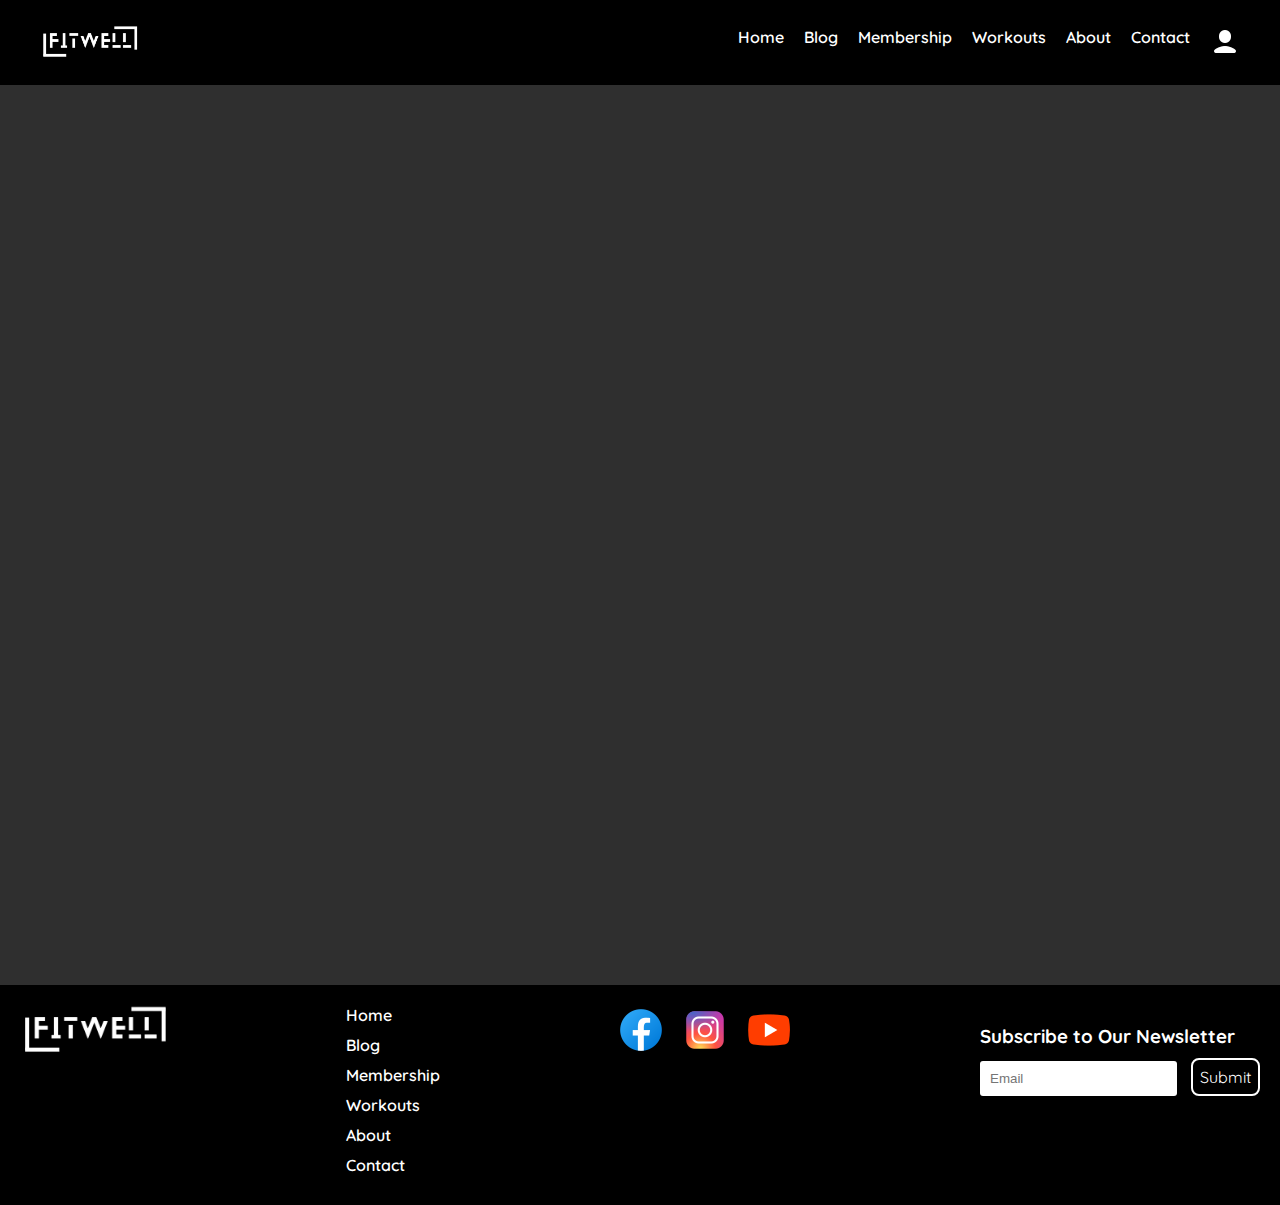
<file: aboutus.html>
<!DOCTYPE html>
<html lang="en">
<head>
    <meta charset="UTF-8">
    <meta name="viewport" content="width=device-width, initial-scale=1.0">
    <title>About Us</title>
    <link rel="stylesheet" href="CSS/about.css">
    <link href="https://fonts.googleapis.com/css2?family=Quicksand:wght@400;600&display=swap" rel="stylesheet">
    <link rel="stylesheet" href="CSS/r.css">
    
</head>
<body>
    <nav class="navbar">
      <div class="logo"><a href="index.html"><img src="images/Fitwell-removebg-preview.png" alt="FitWell" width="100px" ></a></div>
        <ul class="nav-links" id="nav-links">
          <li><a href="index.html">Home</a></li>
          <li><a href="blogs.html">Blog</a></li>
          <li><a href="#">Membership</a></li>
          <li><a href="workouts.html">Workouts</a></li>
          <li><a href="aboutus.html">About</a></li>
          <li><a href="contact.html">Contact</a></li>
          <li class="profile">
            <a href="#"><i class="user-icon"><img src="images/icons8-user-30.png" alt="USER"></i></a>
            <div class="dropdown">
              <a href="logintest.html">Login</a>
              <a href="signup.html">Sign Up</a>
              <a href="">Logout</a>
            </div>
          </li>
        </ul>
        <!-- hamburger icon -->
    <a href="#" class="nav-toggle " id="nav-toggle">
      <img src="images/icons8-hamburger-25.png" alt="">
    </a>
      </nav>
    <div class="container" >
        <div class="image-section">
            <img src="images/pexels-element5-1550337.jpg" alt="About Us Image" >
        </div>
        <div class="text-section">
            <h1>About Us</h1>
            <p>Welcome to FitWell, where your health and well-being are our top priorities. Our mission is to empower you with the knowledge, tools, and support needed to live a balanced and vibrant life. Whether you're seeking guidance on nutrition, fitness, mental health, or holistic wellness, our team of experts is dedicated to providing you with reliable, evidence-based information and personalized resources. Join us on a journey towards a healthier, happier you!</p>
        </div>
    </div>
    <footer>
        <div class="footer-content">
          <div class="footer-logo"><img src="images/Fitwell-removebg-preview.png" alt="FitWell" width="150px"></div>
          <ul class="footer-links">
            <li><a href="index.html">Home</a></li>
            <li><a href="blogs.html">Blog</a></li>
            <li><a href="#">Membership</a></li>
            <li><a href="workouts.html">Workouts</a></li>
            <li><a href="aboutus.html">About</a></li>
            <li><a href="contact.html">Contact</a></li>
          </ul>
          <div class="social-media">
            <a href="#"><img src="images/fb50.png" alt="Facebook" /></a>
            <a href="#"><img src="images/ig50.png" alt="Instagram" /></a>
            <a href="#"><img src="images/yt50.png" alt="YouTube" /></a>
          </div>
          <div class="newsletter">
            <h3>Subscribe to Our Newsletter</h3>
            <input type="email" placeholder="Email" />
            <button >Submit</button>
          </div>
        </div>
      </footer>
      <script>
        const togglebutton= document.getElementById('nav-toggle');
        const navlinks= document.getElementById('nav-links');
        togglebutton.addEventListener('click',()=>{
          navlinks.classList.toggle('active');
        })
      </script>
  
</body>
</html>
</file>
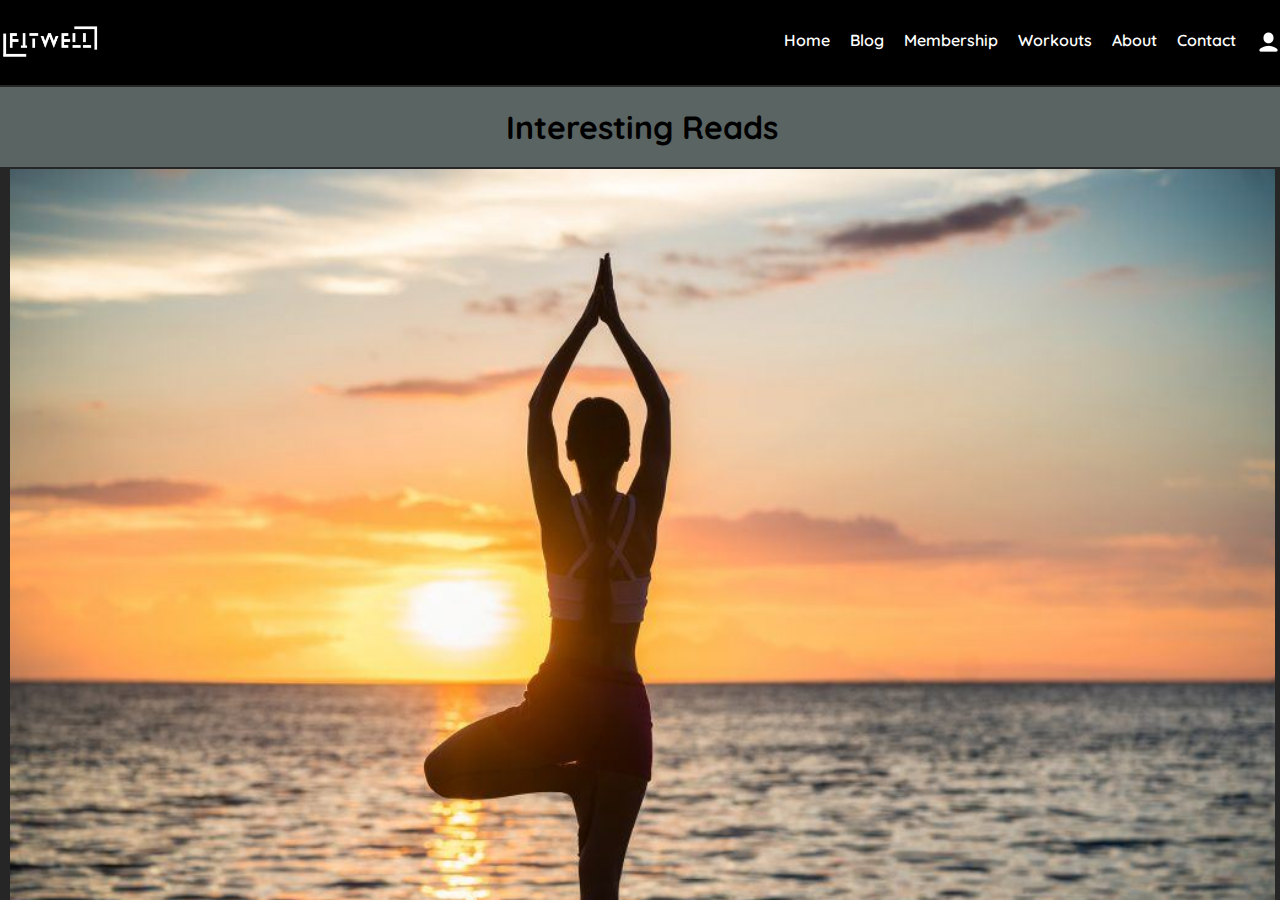
<file: blogs.html>
<!DOCTYPE html>
<html lang="en">

<head>
    <link href="https://fonts.googleapis.com/css2?family=Quicksand:wght@400;600&display=swap" rel="stylesheet">
    <meta charset="utf-8">
    <meta name="viewport" content="width=device-width, initial-scale=1">
    <link rel="stylesheet" href="CSS/test.css">

    <title> Blogs And Articles </title>
</head>

<div class="Webpage">

    <body  >
        <nav class="navbar">
            <div class="logo"><a href="index.html"><img src="images/Fitwell-removebg-preview.png" alt="FitWell" width="100px" ></a></div>
            <ul class="nav-links">
                <li><a href="index.html">Home</a></li>
                <li><a href="blogs.html">Blog</a></li>
                <li><a href="#">Membership</a></li>
                <li><a href="workouts.html">Workouts</a></li>
                <li><a href="aboutus.html">About</a></li>
                <li><a href="contact.html">Contact</a></li>
                <li class="profile">
                    <a href="#"><i class="user-icon"><img src="images/icons8-user-25.png" alt="USER"></i></a>
                    <div class="dropdown">
                        <a href="logintest.html">Login</a>
                        <a href="signup.html">Sign Up</a>
                        <a href="#">Logout</a>
                    </div>
                </li>
            </ul>
        </nav>



        <h1 id="header" style="text-align: center;"> Interesting Reads</h1>
        <img src="images/pic7.jpeg" id="pic">

        <div class="container">
            <div class="half left">
                <div class="small-box">
                    <img src="images/calories.jpg" id="small-pic">
                    <h2><a href="https://artofhealthyliving.com/what-does-it-mean-to-drink-your-calories/">WHAT DOES IT
                            MEAN TO “DRINK YOUR CALORIES”? </a></h2>
                    <caption> If you’re after a healthier lifestyle, you may begin by scrutinizing what you eat, but
                        what about what you drink? </caption>
                    <h3><a href="https://artofhealthyliving.com/what-does-it-mean-to-drink-your-calories/" > Read more
                        </a></h3>
                        
                </div>

                <div class="small-box">
                    <img src="images/brain_health.jpg" id="small-pic">
                    <h2><a href="https://www.wellandgood.com/nighttime-habits-for-brain-health/"> HABITS NEUROLOGISTS DO
                            EVERY NIGHT FOR BETTER BRAIN HEALTH!</a></h2>
                    <caption> 11 Habits Neurologists Do Every Night for Better Brain Health—and How You Can Incorporate
                        Them Too?
                    </caption>
                    <h3><a href="https://www.wellandgood.com/nighttime-habits-for-brain-health/"> Read more </a></h3>
                </div>

                <div class="small-box">
                    <img src="images/mindfulness.jpg" id="small-pic">
                    <h2><a href="https://artofhealthyliving.com/mindfulness-techniques-for-precision-sports/">MINDFULNESS
                            TECHNIQUES FOR PRECISION SPORTS </a></h2>
                    <caption> If you are into precision sports, you know it requires exceptional focus & mental clarity
                        when engaged in them? </caption>
                    <h3><a href="https://artofhealthyliving.com/mindfulness-techniques-for-precision-sports/"> Read more
                        </a></h3>
                </div>

                <div class="small-box">
                    <img src="images/Screenshot 2024-08-01 014030.png" id="small-pic">
                    <h2><a href="https://bitesofwellness.com/">QUICK & SIMPLE GLUTEN-FREE RECIPES</a></h2>
                    <caption> Make nourishing homemade meals that are gluten free and family friendly from nationally
                        board certified health coach!</caption>
                    <h3><a href="https://bitesofwellness.com/"> Read more </a></h3>
                </div>

                <div class="small-box">
                    <img src="images/habits.jpg" id="small-pic">
                    <h2><a href="https://www.wellandgood.com/exercise-habits-longevity/">MOST EFFECTIVE HABITS FOR
                            EXERCISE TO A LONGER LIFE!</a></h2>
                    <caption> The 6 Easiest, Most Effective Exercise Habits Longevity Experts Swear by for a Longer
                        Life.
                    </caption>
                    <h3><a href="https://www.wellandgood.com/exercise-habits-longevity/"> Read more </a></h3>
                </div>

                <div class="half right">
                    <div class="small-box">
                        <img src="images/health_care.jpg" id="small-pic">
                        <h2><a
                                href="https://www.health.harvard.edu/blog/health-care-should-improve-your-health-right-202406203050">HEALTH
                                CARE SHOULD IMPROVE YOUR HEALTH, RIGHT? </a></h2>
                        <caption> Modern medicine improves and extends countless lives — although sometimes it does the
                            opposite.
                        </caption>
                        <h3><a
                                href="https://www.health.harvard.edu/blog/health-care-should-improve-your-health-right-202406203050">
                                Read more </a></h3>
                    </div>

                    <div class="small-box">
                        <img src="images/bones.jpg" id="small-pic">
                        <h2><a href="https://www.wellandgood.com/why-do-my-bones-crack/">JUST WONDERING: IS IT NORMAL
                                FOR MY BONES TO CRACK *A LOT* WHEN I MOVE?
                            </a></h2>
                        <caption>Pop, crunch, crack. No, those aren't the sounds of your favorite childhood cereal
                            settling into a bowl of milk. Those are the sounds your joints-</caption>
                        <h3><a href="https://www.wellandgood.com/why-do-my-bones-crack/"> Read more </a></h3>
                    </div>

                    <div class="small-box">
                        <img src="images/oatmeal.jpg" id="small-pic">
                        <h2><a href="https://www.thehealthymaven.com/healthy-oatmeal-recipes/">25 HEALTHY OATMEAL
                                RECIPES FOR YOUR DAY START</a></h2>
                        <caption> What better way to start your day than with one of these healthy oatmeal recipes?
                        </caption>
                        <h3><a href="https://www.thehealthymaven.com/healthy-oatmeal-recipes/"> Read more </a></h3>
                    </div>

                    <div class="small-box">
                        <img src="images/trees.jpg" id="small-pic">
                        <h2><a
                                href="https://www.health.harvard.edu/blog/how-do-trees-and-green-spaces-enhance-our-health-202404193034">HOW
                                DO TREES AND GREEN SPACES ENHANCE OUT HEALTH?
                            </a></h2>
                        <caption> Simply spending time around trees and green spaces uplifts our health and mood. Below
                            are a few of the biggest benefits we reap- </caption>
                        <h3><a
                                href="https://www.health.harvard.edu/blog/how-do-trees-and-green-spaces-enhance-our-health-202404193034">
                                Read more </a></h3>
                    </div>

                    <div class="small-box">
                        <img src="images/exercise.jpg" id="small-pic">
                        <h2><a href="https://www.wellandgood.com/is-it-good-to-exercise-before-bed/">WAIT, IS IT
                                ACTUALLY GOOD TO EXERCISE BEFORE BED?
                            </a></h2>
                        <caption> Exercise in the morning, or break a sweat during the day, maybe even go for a run
                            after work—but before bed?</caption>
                        <h3><a href="https://www.wellandgood.com/is-it-good-to-exercise-before-bed/"> Read more </a>
                        </h3>
                    </div>

                </div>
            </div>
        </div>

        <footer>
            <div class="footer-content">
                <div class="footer-logo"><img src="images/Fitwell-removebg-preview.png" alt="FitWell" width="150px"></div>
                <ul class="footer-links">
                    <li><a href="index.html">Home</a></li>
                    <li><a href="blogs.html">Blog</a></li>
                    <li><a href="#">Membership</a></li>
                    <li><a href="workouts.html">Workouts</a></li>
                    <li><a href="aboutus.html">About</a></li>
                    <li><a href="contact.html">Contact</a></li>
                </ul>
                <div class="social-media">
                    <a href="#"><img src="images/fb50.png" alt="Facebook" /></a>
                    <a href="#"><img src="images/ig50.png" alt="Instagram" /></a>
                    <a href="#"><img src="images/yt50.png" alt="YouTube" /></a>
                </div>
                <div class="newsletter">
                    <h3>Subscribe to Our Newsletter</h3>
                    <input type="email" placeholder="Email" />
                    <button>Submit</button>
                </div>
            </div>
        </footer>

    </body>

</html>
</file>
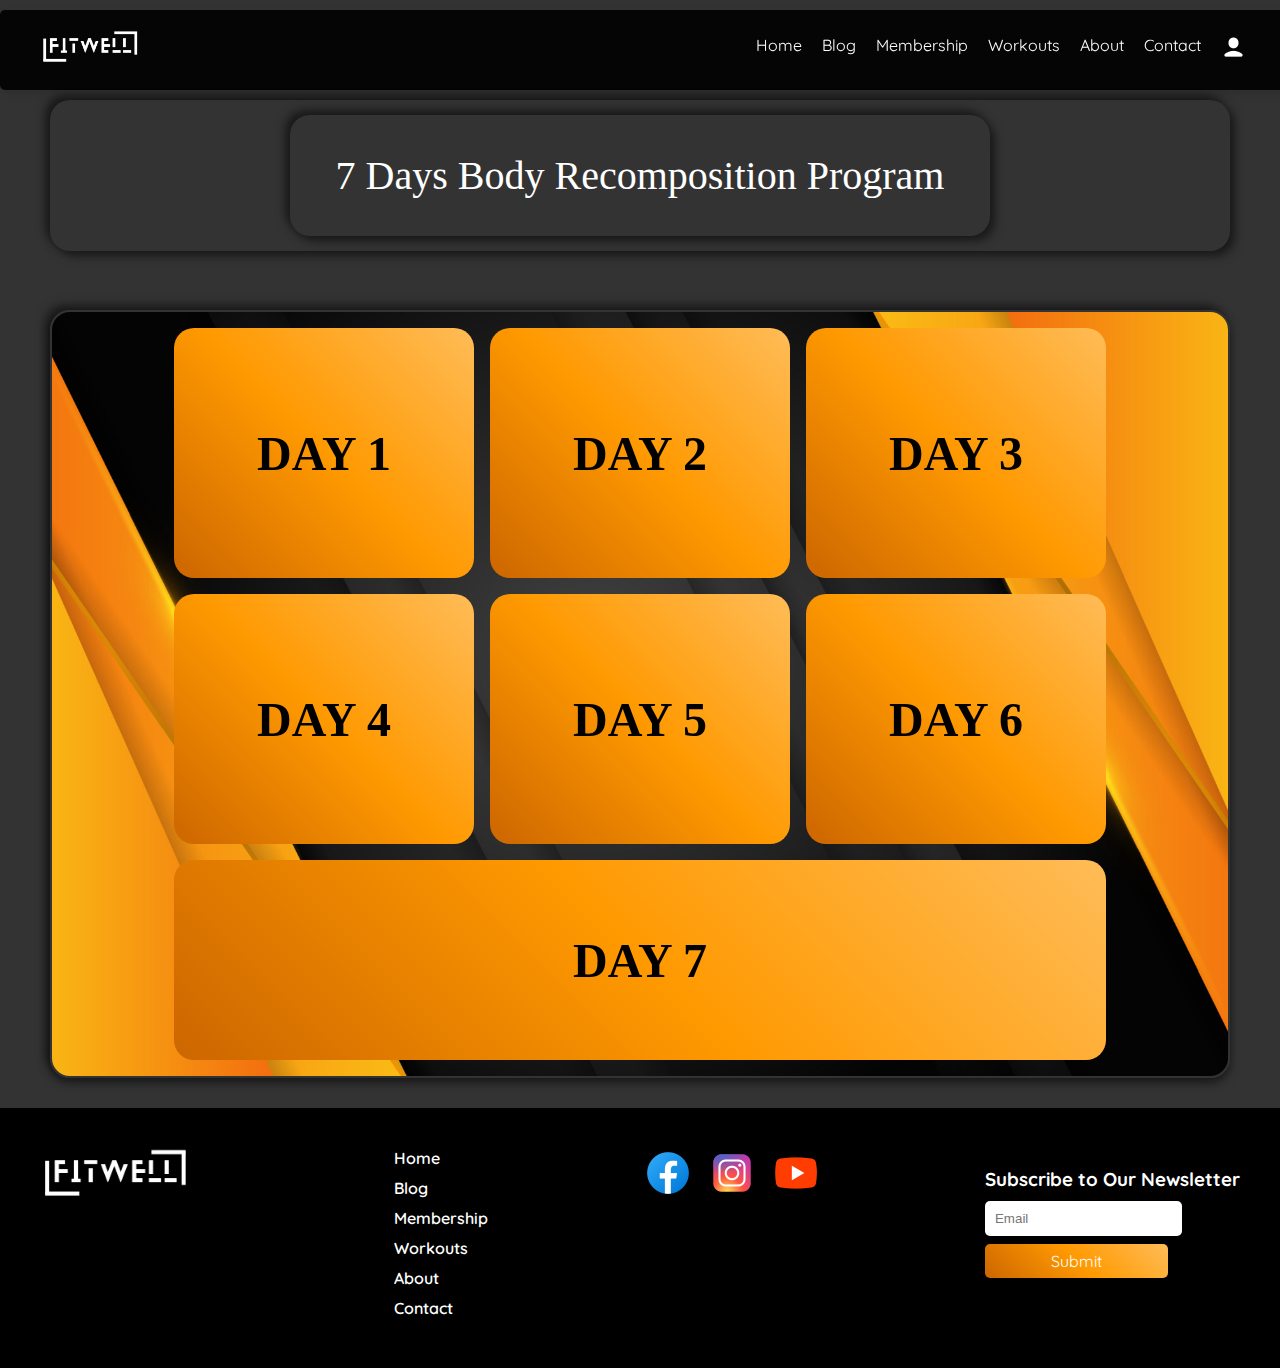
<file: body-recomp.html>
<!DOCTYPE html>
<html lang="en">
<head>
    <meta charset="UTF-8">
    <meta name="viewport" content="width=device-width, initial-scale=1.0">
    <title>FitWell</title>
    <link rel="stylesheet" href="CSS/cssforweekplans.css">
    <link href="https://fonts.googleapis.com/css2?family=Quicksand:wght@400;600&display=swap" rel="stylesheet">
    <style>
        .header-text h1 {
            font-size: 40px;
            font-family: Impact;
            font-weight: 100;
            color: white;
        }

        .content {
            background: url('images/body-recomp-bg.jpg') no-repeat center center;
            background-size: cover;
        }

        .box.front {
            background: linear-gradient(45deg, #cc6600, #ff9900,#ffbc57);
        }

        .box.back {
            background: linear-gradient(45deg, #cc6600, #ff9900);
        }

        #box-7{
            font-size: 48px;
            font-family: Impact;
            padding-top: 40px;
        }

        .newsletter button {
            background: linear-gradient(45deg, #cc6600, #ff9900,#ffbc57);
            border: none;
        }

        .newsletter button:hover {
            background: linear-gradient(45deg, #cc6600, #ff9900);
        }
    </style>
</head>
<body>
    <div class="root">
        <header>
            <nav class="navbar">
                <div class="logo"><a href="index.html"><img src="images/Fitwell-removebg-preview.png" alt="FitWell" width="100px"></a></div>
                <ul class="nav-links">
                    <li><a href="index.html">Home</a></li>
                    <li><a href="blogs.html">Blog</a></li>
                    <li><a href="#">Membership</a></li>
                    <li><a href="workouts.html">Workouts</a></li>
                    <li><a href="aboutus.html">About</a></li>
                    <li><a href="contact.html">Contact</a></li>
                    <li class="profile">
                        <a href="#"><i class="user-icon"><img src="images/icons8-user-25.png" alt="USER"></i></a>
                        <div class="dropdown">
                            <a href="logintest.html">Login</a>
                            <a href="signup.html">Sign Up</a>
                            <a href="#">Logout</a>
                        </div>
                    </li>
                </ul>
            </nav>
            <div class="header-text">
                <div class="header-text-container">
                <h1>7 Days Body Recomposition Program</h1>
                </div>
            </div>
        </header>  
        <div class="content">
            <div class="parent-div">
                <div class="row">
                    <div class="box-container">
                        <div class="box front">DAY 1</div>
                        <div class="box back">
                            <h3>Full Body</h3>
                            <ul>
                                <li>Squats - 12 reps (&times;4)</li>
                                <li>Push-Ups - 15 reps(&times;4)</li>
                                <li>Bent Over Rows (with dumbbells) - 12 reps (&times;4)</li>
                                <li>Plank - 1 minute(&times;3)</li>
                                <li>Lunges - 10 reps/leg(&times;4)</li>
                             </ul>
                        </div>
                    </div>
                    <div class="box-container">
                        <div class="box front">DAY 2</div>
                        <div class="box back">
                            <h3>Upper Body</h3>
                            <ul>
                                <li>Pull-Ups - 8 reps(&times;4)</li>
                                <li>Dumbbell Bench Press - 12 reps(&times;4)</li>
                                <li>Dumbbell Shoulder Press - 12 reps(&times;4)</li>
                                <li>Bicep Curls - 15 reps(&times;4)</li>
                                <li>Tricep Dips - 15 reps(&times;4)</li>
                            </ul>
                        </div>
                    </div>
                </div>
                <div class="row">
                    <div class="box-container">
                        <div class="box front">DAY 3</div>
                        <div class="box back">
                            <h3>Lower Body</h3>
                            <ul>
                                <li>Deadlifts - 12 reps(&times;4)</li>
                                <li>Leg Press - 12 reps(&times;4)</li>
                                <li>Bulgarian Split Squats - 10 reps/leg(&times;4)</li>
                                <li>Calf Raises - 20 reps(&times;4)</li>
                                <li>Glute Bridges - 15 reps(&times;4)</li>
                            </ul>
                        </div>
                    </div>
                    <div class="box-container">
                        <div class="box front">DAY 4</div>
                        <div class="box back">
                            <h3>Cardio & Core</h3>
                            <ul>
                                <li>Jump Rope - 2 minutes(&times;5)</li>
                                <li>Russian Twists - 20 reps(&times;4)</li>
                                <li>Bicycle Crunches - 20 reps(&times;4)</li>
                                <li>Mountain Climbers - 1 minute(&times;4)</li>
                                <li>Side Plank - 1 minute/side(&times;3)</li>
                            </ul>
                        </div>
                    </div>
                </div>
                <div class="row">
                    <div class="box-container">
                        <div class="box front">DAY 5</div>
                        <div class="box back">
                            <h3>Upper Body</h3>
                            <ul>
                                <li>Incline Dumbbell Press - 12 reps(&times;4)</li>
                                <li>Seated Rows - 12 reps(&times;4)</li>
                                <li>Lateral Raises - 15 reps(&times;4)</li>
                                <li>Hammer Curls - 15 reps(&times;4)</li>
                                <li>Skull Crushers - 15 reps(&times;4)</li>
                            </ul>
                        </div>
                    </div>
                    <div class="box-container">
                        <div class="box front">DAY 6</div>
                        <div class="box back">
                            <h3>Lower Body</h3>
                            <ul>
                                <li>Front Squats - 12 reps(&times;4)</li>
                                <li>Romanian Deadlifts - 12 reps(&times;4)</li>
                                <li>Step-Ups - 12 reps per leg(&times;4)</li>
                                <li>Leg Curls - 15 reps(&times;4)</li>
                                <li>Standing Calf Raises - 20 reps(&times;4)</li>
                            </ul>
                        </div>
                    </div>
                </div>
                <div class="row">
                    <div class="box-container box-span">
                        <div class="box front">DAY 7</div>
                        <div class="box back">
                            <h3 id="box-7">Rest</h3>
                        </div>
                    </div>
                </div>
            </div>
        </div>
        <footer>
            <div class="footer-content">
                <div class="footer-logo"><img src="images/Fitwell-removebg-preview.png" alt="FitWell" width="150px"></div>
                    <ul class="footer-links">
                        <li><a href="index.html">Home</a></li>
                        <li><a href="blogs.html">Blog</a></li>
                        <li><a href="#">Membership</a></li>
                        <li><a href="workouts.html">Workouts</a></li>
                        <li><a href="aboutus.html">About</a></li>
                        <li><a href="contact.html">Contact</a></li>
                    </ul>
                <div class="social-media">
                    <a href="#"><img src="images/fb50.png" alt="Facebook" /></a>
                    <a href="#"><img src="images/ig50.png" alt="Instagram" /></a>
                    <a href="#"><img src="images/yt50.png" alt="YouTube" /></a>
                </div>
                <div class="newsletter">
                    <h3>Subscribe to Our Newsletter</h3>
                    <input type="email" placeholder="Email" /><br>
                    <button>Submit</button>
                </div>
            </div>
        </footer>
    </div>
    <script>
        document.querySelectorAll('.box-container').forEach(container => {
            container.addEventListener('click', () => {
                container.classList.toggle('flipped');
            });
        });
    </script>
</body>
</html>
</file>
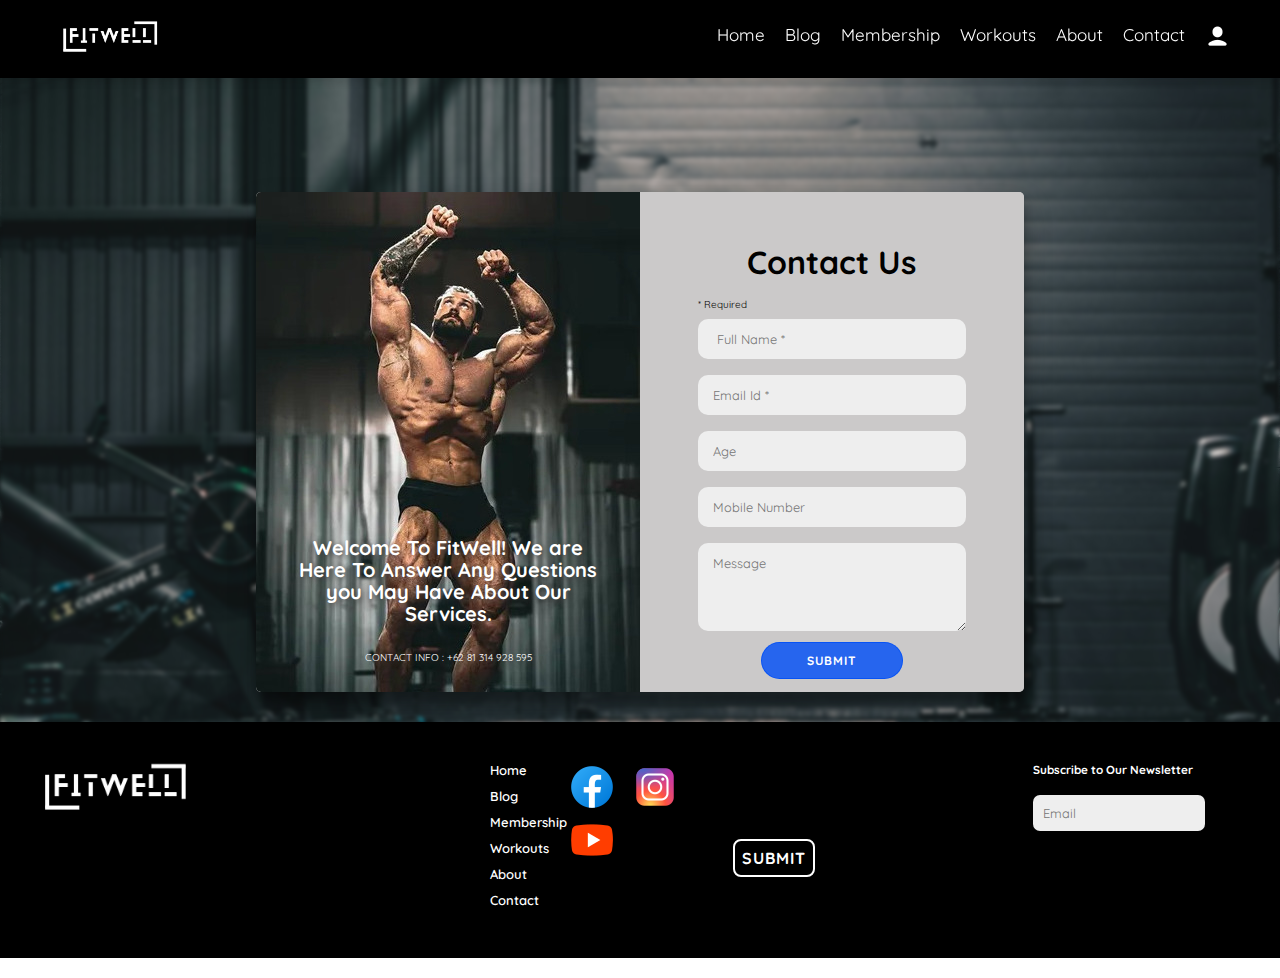
<file: contact.html>
<!DOCTYPE html>
<html>

<head>
  <title>FitWell</title>
  <link rel="stylesheet" href="CSS/contact.css">
  <link href="https://fonts.googleapis.com/css2?family=Quicksand:wght@400;600&display=swap" rel="stylesheet">
</head>

<body>
  <nav class="navbar">
    <div class="logo"><a href="index.html"><img src="images/Fitwell-removebg-preview.png" alt="FitWell" width="100px" ></a></div>
    <ul class="nav-links">
      <li><a href="index.html">Home</a></li>
      <li><a href="blogs.html">Blog</a></li>
      <li><a href="#">Membership</a></li>
      <li><a href="workouts.html">Workouts</a></li>
      <li><a href="aboutus.html">About</a></li>
      <li><a href="contact.html">Contact</a></li>
      <li class="profile">
        <a href="#"><i class="user-icon"><img src="images/icons8-user-25.png" alt="USER"></i></a>
        <div class="dropdown">
          <a href="logintest.html">Login</a>
          <a href="signup.html">Sign Up</a>
          <a href="#">Logout</a>
        </div>
      </li>
    </ul>
  </nav>
  <div class="container">
    <div class="form-container">
      <div class="left-container">
        <div class="left-inner-container">
          <br><br><br><br><br>
          <br><br><br><br><br>
          <h1>Welcome To FitWell! We are Here To Answer Any Questions<br> you May Have About Our Services.</h1>
          <br>
          <p>CONTACT INFO : +62 81 314 928 595</p>
        </div>
      </div>
      <div class="right-container">
        <div class="right-inner-container">
          <form action="#">
            <h2 class="lg-view">Contact Us</h2>
            <h2 class="sm-view">Let's Chat</h2>
            <p>* Required</p>
            <input type="text" placeholder=" Full Name *" />
            <input type="email" placeholder="Email Id *" />
            <input type="number" placeholder="Age" />
            <input type="phone" placeholder="Mobile Number" />
            <textarea rows="4" placeholder="Message"></textarea>
            <button>Submit</button>
          </form>
        </div>
      </div>
    </div>
  </div>
  <footer>
    <div class="footer-content">
      <div class="footer-logo"><img src="images/Fitwell-removebg-preview.png" alt="FitWell" width="150px"></div>
      <ul class="footer-links">
        <li><a href="index.html">Home</a></li>
        <li><a href="blogs.html">Blog</a></li>
        <li><a href="#">Membership</a></li>
        <li><a href="workouts.html">Workouts</a></li>
        <li><a href="aboutus.html">About</a></li>
        <li><a href="contact.html">Contact</a></li>
      </ul>
      <div class="social-media">
        <a href="#"><img src="images/fb50.png" alt="Facebook" /></a>
        <a href="#"><img src="images/ig50.png" alt="Instagram" /></a>
        <a href="#"><img src="images/yt50.png" alt="YouTube" /></a>
      </div>
      <div class="newsletter">
        <h3>Subscribe to Our Newsletter</h3>
        <input type="email" placeholder="Email" />
        <button >Submit</button>
      </div>
    </div>
  </footer>
  
</body>

</html>
</file>
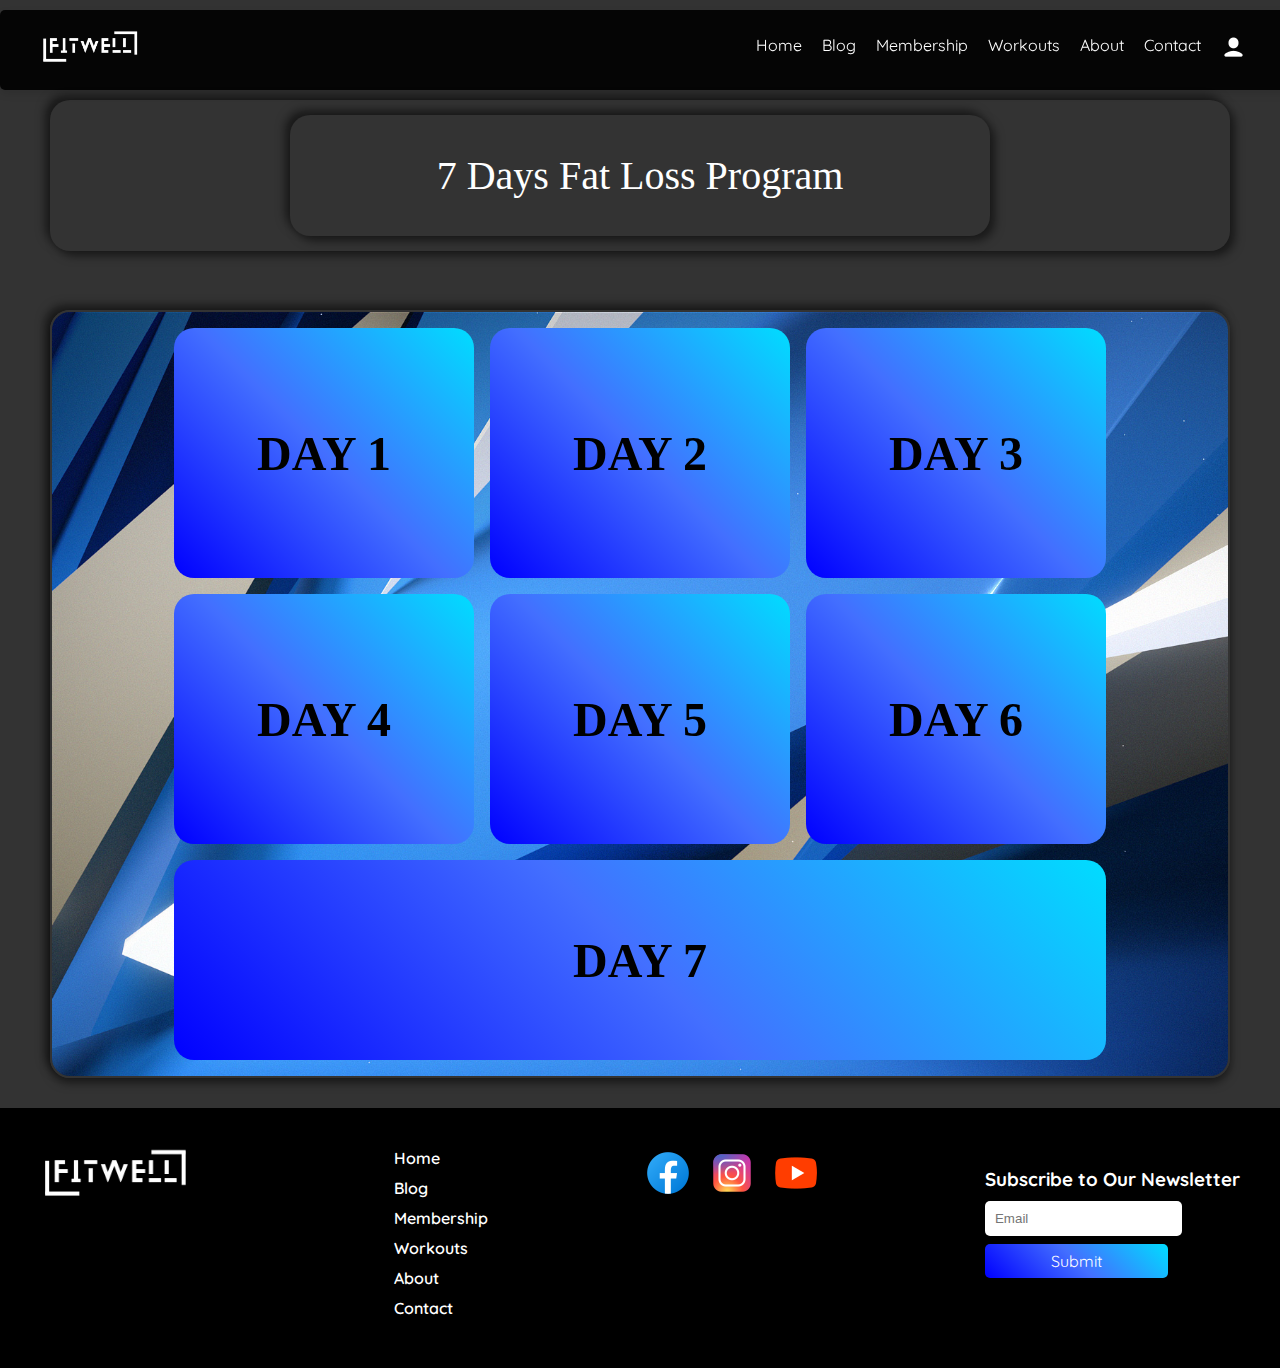
<file: fat-loss.html>
<!DOCTYPE html>
<html lang="en">
<head>
    <meta charset="UTF-8">
    <meta name="viewport" content="width=device-width, initial-scale=1.0">
    <title>FitWell</title>
    <link rel="stylesheet" href="CSS/cssforweekplans.css">
    <link href="https://fonts.googleapis.com/css2?family=Quicksand:wght@400;600&display=swap" rel="stylesheet">
    <style>
        .header-text h1 {
            font-size: 40px;
            font-family: Impact;
            font-weight: 100;
            color: white;
        }

        .content {
            background: url('images/fat-loss-bg.jpg') no-repeat center center;
            background-size: cover;
        }
        
        .box.front {
            background: linear-gradient(45deg, #0000ff, #436fff,#00ddff);
        }

        .box.back {
            background: linear-gradient(45deg, #0033cc, #436fff);
        }
        
        #box-7{
            font-size: 48px;
            font-family: Impact;
            padding-top: 40px;
        }

        .newsletter button {
            background: linear-gradient(45deg, #0000ff, #436fff,#00ddff);
            border: none;
        }

        .newsletter button:hover {
            background:  linear-gradient(45deg, #0033cc, #436fff);
        }
    </style>
</head>
<body>
    <div class="root">
        <header>
            <nav class="navbar">
                <div class="logo"><a href="index.html"><img src="images/Fitwell-removebg-preview.png" alt="FitWell" width="100px"></a></div>
                <ul class="nav-links">
                    <li><a href="index.html">Home</a></li>
                    <li><a href="blogs.html">Blog</a></li>
                    <li><a href="#">Membership</a></li>
                    <li><a href="workouts.html">Workouts</a></li>
                    <li><a href="aboutus.html">About</a></li>
                    <li><a href="contact.html">Contact</a></li>
                    <li class="profile">
                        <a href="#"><i class="user-icon"><img src="images/icons8-user-25.png" alt="USER"></i></a>
                        <div class="dropdown">
                            <a href="logintest.html">Login</a>
                            <a href="signup.html">Sign Up</a>
                            <a href="#">Logout</a>
                        </div>
                    </li>
                </ul>
            </nav>
            <div class="header-text">
                <div class="header-text-container">
                    <h1>7 Days Fat Loss Program</h1>
                </div>
            </div>
        </header>  
        <div class="content">
            <div class="parent-div">
                <div class="row">
                    <div class="box-container">
                        <div class="box front">DAY 1</div>
                        <div class="box back">
                            <h3>Full Body HIIT</h3>
                            <ul>
                                <li>Burpees - 15 reps(&times;4)</li>
                                <li>Kettlebell Swings - 20 reps(&times;4)</li>
                                <li>Jump Squats - 15 reps(&times;4)</li>
                                <li>Battle Ropes - 1 minute(&times;4)</li>
                                <li>Plank Jacks - 1 minute(&times;4)</li>
                            </ul>
                        </div>
                    </div>
                    <div class="box-container">
                        <div class="box front">DAY 2</div>
                        <div class="box back">
                            <h3>Cardio & Core</h3>
                            <ul>
                                <li>Running or Cycling - 30 minutes</li>
                                <li>Crunches - 20 reps(&times;4)</li>
                                <li>Leg Raises - 15 reps(&times;4)</li>
                                <li>Flutter Kicks - 1 minute(&times;4)</li>
                                <li>Russian Twists - 20 reps(&times;4)</li>
                            </ul>
                        </div>
                    </div>
                </div>
                <div class="row">
                    <div class="box-container">
                        <div class="box front">DAY 3</div>
                        <div class="box back">
                            <h3>Upper Body HIIT</h3>
                            <ul>
                                <li>Push-Ups - 20 reps(&times;4)</li>
                                <li>Dumbbell Thrusters - 15 reps(&times;4)</li>
                                <li>Battle Ropes - 1 minute(&times;4)</li>
                                <li>Renegade Rows - 15 reps/arm(&times;4)</li>
                                <li>Tricep Dips - 20 reps(&times;4)</li>
                            </ul>
                        </div>
                    </div>
                    <div class="box-container">
                        <div class="box front">DAY 4</div>
                        <div class="box back">
                            <h3>Lower Body HIIT</h3>
                            <ul>
                                <li>Jump Lunges - 15 reps/leg(&times;4)</li>
                                <li>Box Jumps - 15 reps(&times;4)</li>
                                <li>Goblet Squats - 20 reps(&times;4)</li>
                                <li>High Knees - 1 minute(&times;4)</li>
                                <li>Glute Bridges - 20 reps(&times;4)</li>
                            </ul>
                        </div>
                    </div>
                </div>
                <div class="row">
                    <div class="box-container">
                        <div class="box front">DAY 5</div>
                        <div class="box back">
                            <h3>Cardio & Core</h3>
                            <ul>
                                <li>Swimming or Rowing - 30 minutes</li>
                                <li>Mountain Climbers - 1 minute(&times;4)</li>
                                <li>Bicycle Crunches - 20 reps(&times;4)</li>
                                <li>Side Plank - 1 minute/side(&times;3)</li>
                                <li>Plank - 1 minute(&times;4)</li>
                            </ul>
                        </div>
                    </div>
                    <div class="box-container">
                        <div class="box front">DAY 6</div>
                        <div class="box back">
                            <h3>Full Body HIIT</h3>
                            <ul>
                                <li>Burpees - 20 reps(&times;4)</li>
                                <li>Kettlebell Swings - 25 reps(&times;4)</li>
                                <li>Jump Squats - 20 reps(&times;4)</li>
                                <li>Battle Ropes - 1 minute(&times;4)</li>
                                <li>Plank Jacks - 1 minute(&times;4)</li>
                            </ul>
                        </div>
                    </div>
                </div>
                <div class="row">
                    <div class="box-container box-span">
                        <div class="box front">DAY 7</div>
                        <div class="box back">
                            <h3 id="box-7">Rest</h3></div>
                    </div>
                </div>
            </div>
        </div>
        
        <footer>
            <div class="footer-content">
                <div class="footer-logo"><img src="images/Fitwell-removebg-preview.png" alt="FitWell" width="150px"></div>
                    <ul class="footer-links">
                        <li><a href="index.html">Home</a></li>
                        <li><a href="blogs.html">Blog</a></li>
                        <li><a href="#">Membership</a></li>
                        <li><a href="workouts.html">Workouts</a></li>
                        <li><a href="aboutus.html">About</a></li>
                        <li><a href="contact.html">Contact</a></li>
                    </ul>
                <div class="social-media">
                    <a href="#"><img src="images/fb50.png" alt="Facebook" /></a>
                    <a href="#"><img src="images/ig50.png" alt="Instagram" /></a>
                    <a href="#"><img src="images/yt50.png" alt="YouTube" /></a>
                </div>
                <div class="newsletter">
                    <h3>Subscribe to Our Newsletter</h3>
                    <input type="email" placeholder="Email" /><br>
                    <button>Submit</button>
                </div>
            </div>
        </footer>
    </div>

    <script>
        document.querySelectorAll('.box-container').forEach(container => {
            container.addEventListener('click', () => {
                container.classList.toggle('flipped');
            });
        });
    </script>

</body>
</html>
</file>
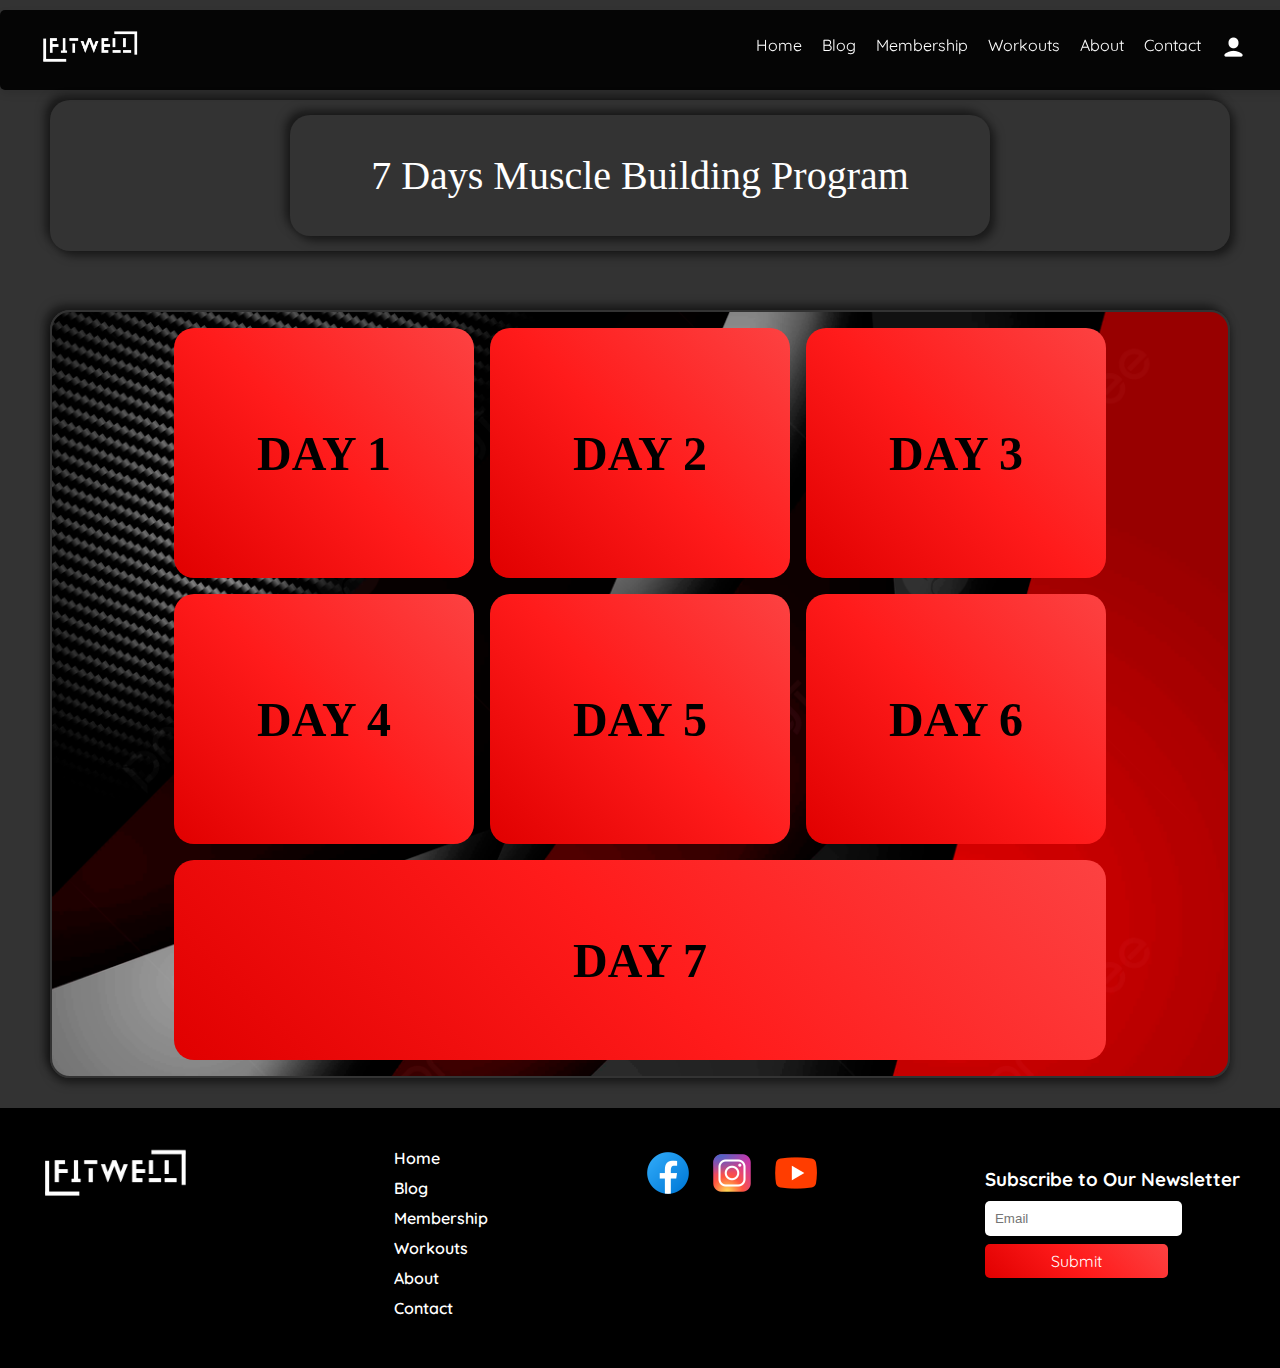
<file: muscle-building.html>
<!DOCTYPE html>
<html lang="en">
<head>
    <meta charset="UTF-8">
    <meta name="viewport" content="width=device-width, initial-scale=1.0">
    <title>FitWell</title>
    <link rel="stylesheet" href="CSS/cssforweekplans.css">
    <link href="https://fonts.googleapis.com/css2?family=Quicksand:wght@400;600&display=swap" rel="stylesheet">
    <style>
        .header-text h1 {
            font-size: 40px;
            font-family: Impact;
            font-weight: 100;
            color: white;
        }

        .content {
            background: url('images/muscle-building-bg.jpg') no-repeat center center;
            background-size: cover;
        }

        .box.front {
            background: linear-gradient(45deg, #e00000,#ff1b1b, #fc4242);
        }
        .box.back {
            background: linear-gradient(45deg, #e00000, #ff1b1b);
        }

        #box-7{
            font-size: 48px;
            font-family: Impact;
            padding-top: 40px;
        }

        .newsletter button {
            background: linear-gradient(45deg, #e00000,#ff1b1b, #fc4242);
            border: none;
        }

        .newsletter button:hover {
            background:  linear-gradient(45deg, #e00000, #ff1b1b);
        }
    </style>
</head>
<body>
    <div class="root">
        <header>
            <nav class="navbar">
                <div class="logo"><a href="index.html"><img src="images/Fitwell-removebg-preview.png" alt="FitWell" width="100px"></a></div>
                <ul class="nav-links">
                    <li><a href="index.html">Home</a></li>
                    <li><a href="blogs.html">Blog</a></li>
                    <li><a href="#">Membership</a></li>
                    <li><a href="workouts.html">Workouts</a></li>
                    <li><a href="aboutus.html">About</a></li>
                    <li><a href="contact.html">Contact</a></li>
                    <li class="profile">
                        <a href="#"><i class="user-icon"><img src="images/icons8-user-25.png" alt="USER"></i></a>
                        <div class="dropdown">
                            <a href="logintest.html">Login</a>
                            <a href="signup.html">Sign Up</a>
                            <a href="#">Logout</a>
                        </div>
                    </li>
                </ul>
            </nav>
            <div class="header-text">
                <div class="header-text-container">
                <h1>7 Days Muscle Building Program</h1>
                </div>
            </div>
        </header>  
        <div class="content">
            <div class="parent-div">
                <div class="row">
                    <div class="box-container">
                        <div class="box front">DAY 1</div>
                        <div class="box back">
                            <h3>Chest & Triceps</h3>
                            <ul>
                                <li>Bench Press - 10 reps(&times;4)</li>
                                <li>Incline Dumbbell Press - 10 reps(&times;4)</li>
                                <li>Chest Flyes - 12 reps(&times;4)</li>
                                <li>Tricep Dips - 12 reps(&times;4)</li>
                                <li>Overhead Tricep Extension - 12 reps(&times;4)</li>
                            </ul>
                        </div>
                    </div>
                    <div class="box-container">
                        <div class="box front">DAY 2</div>
                        <div class="box back">
                            <h3>Back & Biceps</h3>
                            <ul>
                                <li>Deadlifts - 10 reps(&times;4)</li>
                                <li>Pull-Ups - 8 reps(&times;4)</li>
                                <li>Bent Over Rows - 10 reps(&times;4)</li>
                                <li>Bicep Curls - 12 reps(&times;4)</li>
                                <li>Hammer Curls - 12 reps(&times;4)</li>
                            </ul>
                        </div>
                    </div>
                </div>
                <div class="row">
                    <div class="box-container">
                        <div class="box front">DAY 3</div>
                        <div class="box back">
                            <h3>Legs</h3>
                            <ul>
                                <li>Squats - 10 reps(&times;4)</li>
                                <li>Leg Press - 12 reps(&times;4)</li>
                                <li>Romanian Deadlifts - 12 reps(&times;4)</li>
                                <li>Leg Curls - 15 reps(&times;4)</li>
                                <li>Calf Raises - 20 reps(&times;4)</li>
                            </ul>
                        </div>
                    </div>
                    <div class="box-container">
                        <div class="box front">DAY 4</div>
                        <div class="box back">
                            <h3>Shoulders & Abs</h3>
                            <ul>
                                <li>Overhead Shoulder Press - 10 reps(&times;4)</li>
                                <li>Lateral Raises - 15 reps(&times;4)</li>
                                <li>Front Raises - reps(&times;4)</li>
                                <li>Crunches - 20 reps(&times;4)</li>
                                <li>Leg Raises - 15 reps(&times;4)</li>
                            </ul>
                        </div>
                    </div>
                </div>
                <div class="row">
                    <div class="box-container">
                        <div class="box front">DAY 5</div>
                        <div class="box back">
                            <h3>Chest & Triceps</h3>
                            <ul>
                                <li>Incline Bench Press - 10 reps(&times;4)</li>
                                <li>Decline Dumbbell Press - 10 reps(&times;4)</li>
                                <li>Cable Crossovers - 12 reps(&times;4)</li>
                                <li>Tricep Pushdowns - 12 reps(&times;4)</li>
                                <li>Skull Crushers - 12 reps(&times;4)</li>
                            </ul>
                        </div>
                    </div>
                    <div class="box-container">
                        <div class="box front">DAY 6</div>
                        <div class="box back">
                            <h3>Back & Biceps</h3>
                            <ul>
                                <li>T-Bar Rows - 10 reps(&times;4)</li>
                                <li>Lat Pulldowns - 12 reps(&times;4)</li>
                                <li>Seated Rows - 12 reps(&times;4)</li>
                                <li>Preacher Curls - 12 reps(&times;4)</li>
                                <li>Concentration Curls - 12 reps(&times;4)</li>
                            </ul>
                        </div>
                    </div>
                </div>
                <div class="row">
                    <div class="box-container box-span">
                        <div class="box front">DAY 7</div>
                        <div class="box back">
                            <h3 id="box-7">Rest</h3>
                        </div>
                    </div>
                </div>
            </div>
        </div>
        
        <footer>
            <div class="footer-content">
                <div class="footer-logo"><img src="images/Fitwell-removebg-preview.png" alt="FitWell" width="150px"></div>
                    <ul class="footer-links">
                        <li><a href="index.html">Home</a></li>
                        <li><a href="blogs.html">Blog</a></li>
                        <li><a href="#">Membership</a></li>
                        <li><a href="workouts.html">Workouts</a></li>
                        <li><a href="aboutus.html">About</a></li>
                        <li><a href="contact.html">Contact</a></li>
                    </ul>
                <div class="social-media">
                    <a href="#"><img src="images/fb50.png" alt="Facebook" /></a>
                    <a href="#"><img src="images/ig50.png" alt="Instagram" /></a>
                    <a href="#"><img src="images/yt50.png" alt="YouTube" /></a>
                </div>
                <div class="newsletter">
                    <h3>Subscribe to Our Newsletter</h3>
                    <input type="email" placeholder="Email" /><br>
                    <button>Submit</button>
                </div>
            </div>
        </footer>
    </div>

    <script>
        document.querySelectorAll('.box-container').forEach(container => {
            container.addEventListener('click', () => {
                container.classList.toggle('flipped');
            });
        });
    </script>

</body>
</html>
</file>
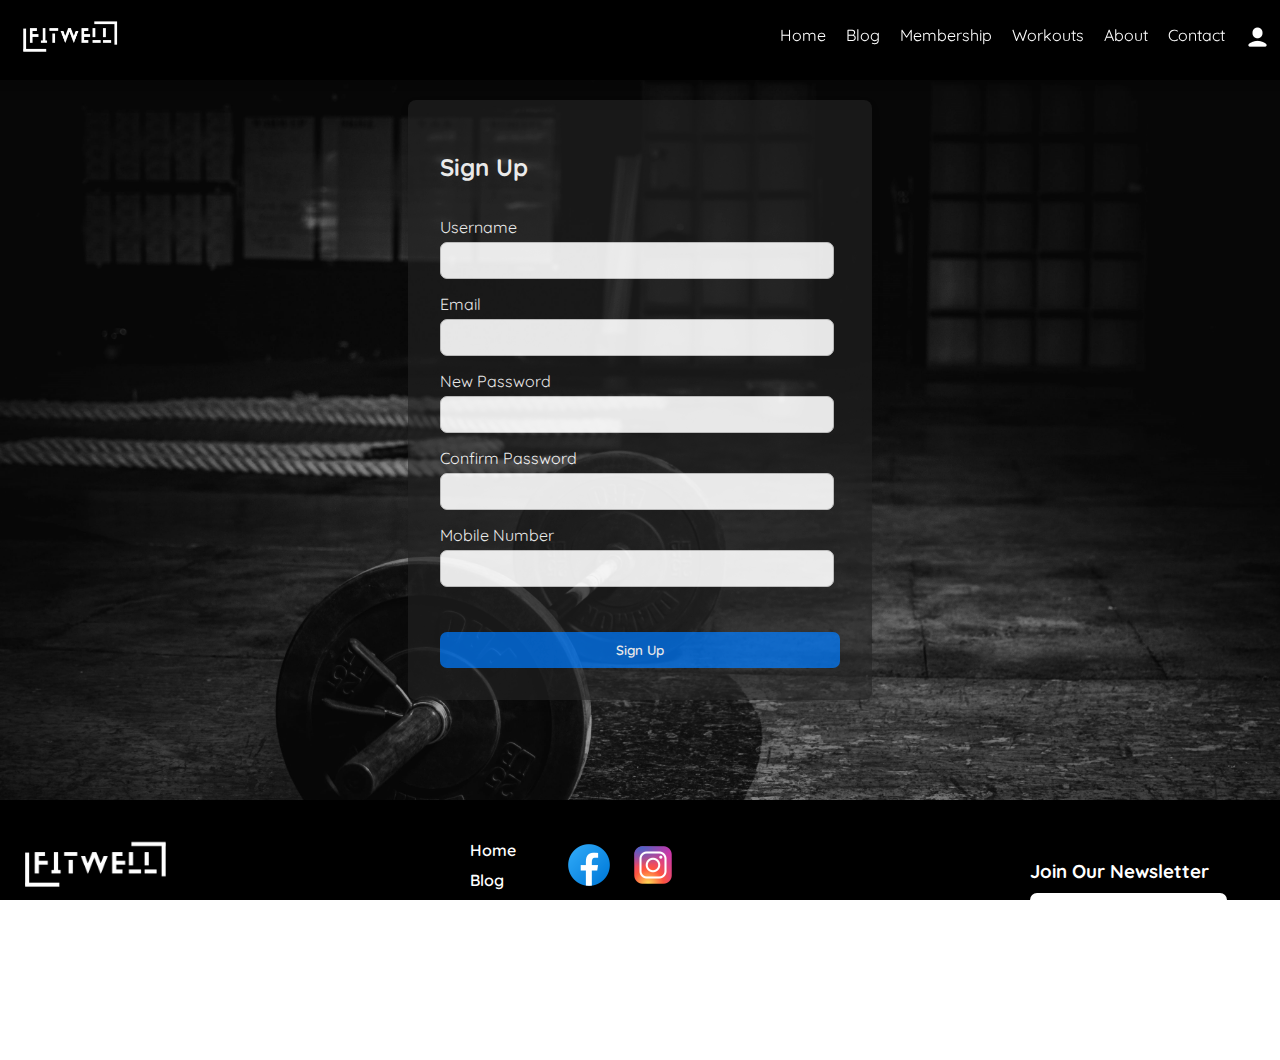
<file: signup.html>
<!DOCTYPE html>
<html lang="en">
<head>
    <meta charset="UTF-8">
    <meta name="viewport" content="width=device-width, initial-scale=1.0">  
    <title>FitWell</title>
    <link href="https://fonts.googleapis.com/css2?family=Quicksand:wght@400;600&display=swap" rel="stylesheet">
    <link rel="stylesheet" href="CSS/signup.css">
    <!-- <link rel="stylesheet" href="footer.css"> -->
</head>
<body>
    <nav class="navbar">
      <div class="logo"><a href="index.html"><img src="images/Fitwell-removebg-preview.png" alt="FitWell" width="100px"></a></div>
        <ul class="nav-links">
          <li><a href="index.html">Home</a></li>
          <li><a href="blogs.html">Blog</a></li>
          <li><a href="#">Membership</a></li>
          <li><a href="workouts.html">Workouts</a></li>
          <li><a href="aboutus.html">About</a></li>
          <li><a href="contact.html">Contact</a></li>
          <li class="profile">
            <a href="#"><i class="user-icon"><img src="images/icons8-user-25.png" alt="USER"></i></a>
          <div class="dropdown">
            <a href="logintest.html">Login</a>
            <a href="signup.html">Sign Up</a>
            <a href="#">Logout</a>
          </div>
          </li>
        </ul>
      </nav>
    <div class="signup-container">
        <form class="signup-form">
            <h2>Sign Up</h2>
            <div class="form-group">
                <!-- <label for="fullname">Full Name</label> -->
                <!-- <input type="text" id="fullname" name="fullname" required> -->
            </div>
            <div class="form-group">
                <label for="username">Username</label>
                <input type="text" id="username" name="username" required>
            </div>
            <div class="form-group">
                <label for="email">Email</label>
                <input type="email" id="email" name="email" required>
            </div>
            <div class="form-group">
                <label for="password">New Password</label>
                <input type="password" id="password" name="password" required>
            </div>
            <div class="form-group">
                <label for="confirm-password">Confirm Password</label>
                <input type="password" id="confirm-password" name="confirm-password" required>
            </div>
            <div class="form-group">
                <label for="mobile">Mobile Number</label>
                <input type="number" id="mobile" name="mobile" required>
            </div>
            <div class="form-group">
                <!-- <label for="age">Age</label> -->
                <!-- <input type="number" id="age" name="age" required> -->
            </div>
            <div class="form-group">
                <!-- <label for="gender">Gender</label> -->
                
            </div>
            <button type="submit" class="signup-button">Sign Up</button>
           
        </form>
        <script src="JS/signup_script.js"></script>
        
    </div>
    <img src="images/pexels-leonardho-1552252.jpg" alt="" class="background">
   
      <footer>
        <div class="footer-content">
            <div class="footer-logo"><img src="images/Fitwell-removebg-preview.png" alt="FitWell" width="150px"></div>
            <ul class="footer-links">
                <li><a href="index.html">Home</a></li>
                <li><a href="blogs.html">Blog</a></li>
                <li><a href="#">Membership</a></li>
                <li><a href="workouts.html">Workouts</a></li>
                <li><a href="contact.html">About</a></li>
                <li><a href="contact.html">Contact</a></li>
            </ul>
            <div class="social-media">
                <a href="#"><img src="images/fb50.png" alt="Facebook"></a>
                <a href="#"><img src="images/ig50.png" alt="Instagram"></a>
                <a href="#"><img src="images/yt50.png" alt="YouTube"></a>
            </div>
            <div class="newsletter">
                <h3>Join Our Newsletter</h3>
                <input type="email" placeholder="Enter your email">
                <button type="submit">Subscribe</button>
            </div>
        </div>
    </footer>
      <script>
        document.querySelector('.user-icon').addEventListener('click', function(e) {
          e.preventDefault();
          const dropdown = document.querySelector('.profile .dropdown');
          dropdown.style.display = dropdown.style.display === 'block' ? 'none' : 'block';
        });
  
        window.addEventListener('click', function(e) {
          const dropdown = document.querySelector('.profile .dropdown');
          if (!e.target.closest('.profile')) {
            dropdown.style.display = 'none';
          }
        });
        document.getElementById('cta-button').addEventListener('click', function() {
        window.location.href = 'logintest.html'; // Change this to the actual login page URL
      });
      </script>
</body>
</html>
</file>
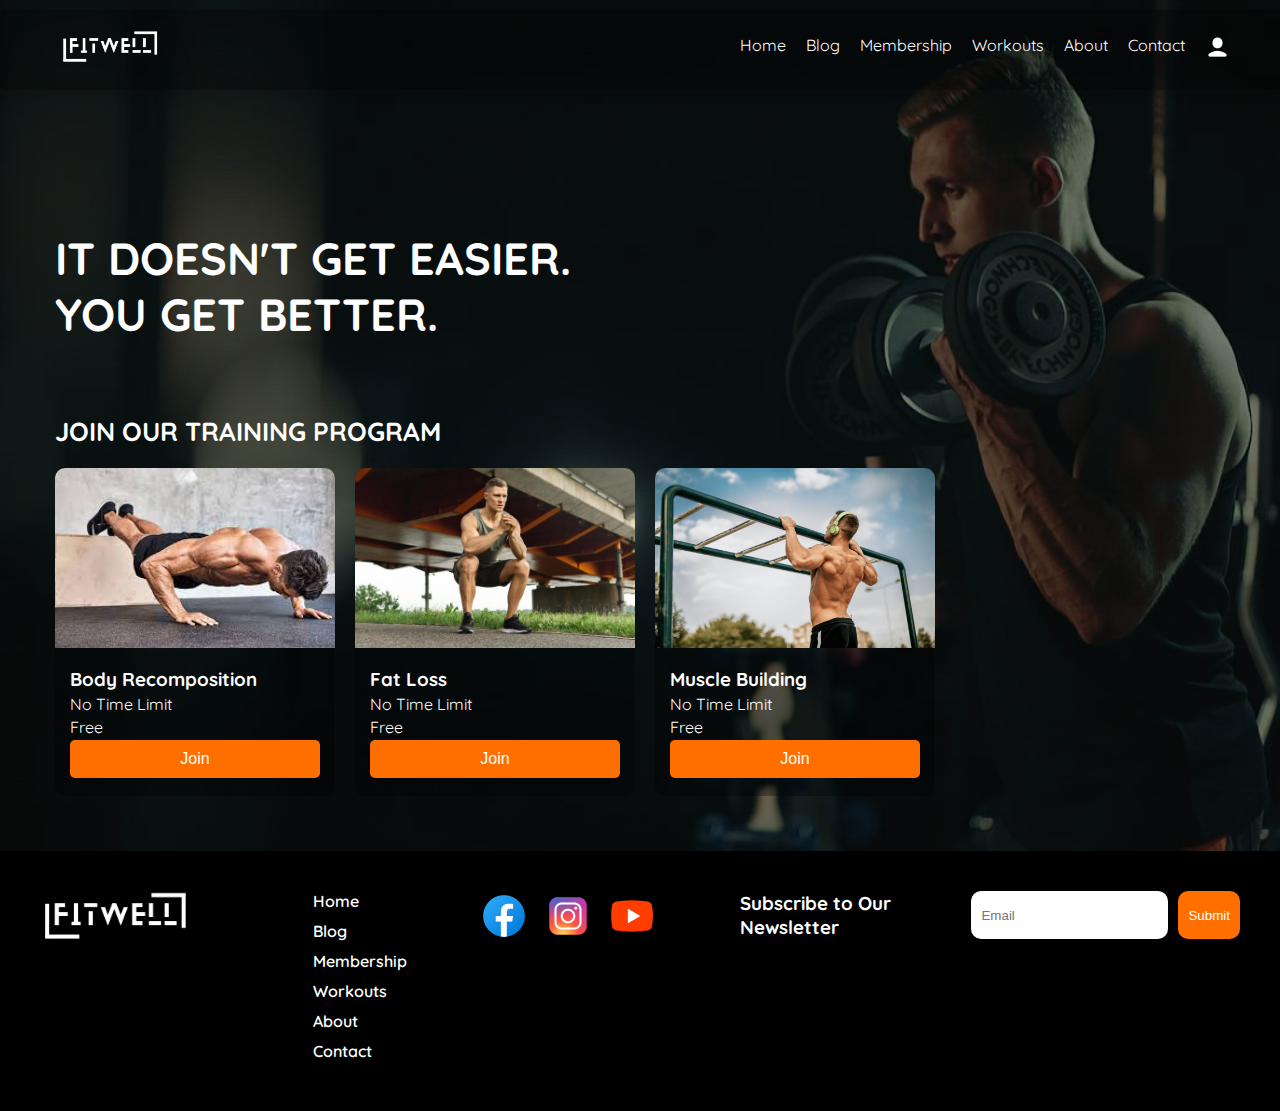
<file: workouts.html>
<!DOCTYPE html>
<html lang="en">
<head>
    <meta charset="UTF-8">
    <meta name="viewport" content="width=device-width, initial-scale=1.0">
    <title>FitWell</title>
    <link rel="stylesheet" href="CSS/cssforworkouts.css">
    <link href="https://fonts.googleapis.com/css2?family=Quicksand:wght@400;600&display=swap" rel="stylesheet">
</head>
<body>
    <div class="root">
    <div id="overlay-container">
        <header>
            <nav class="navbar">
                <div class="logo"><a href="index.html"><img src="images/Fitwell-removebg-preview.png" alt="FitWell" width="100px"></a></div>
                <ul class="nav-links">
                    <li><a href="index.html">Home</a></li>
                    <li><a href="blogs.html">Blog</a></li>
                    <li><a href="#">Membership</a></li>
                    <li><a href="workouts.html">Workouts</a></li>
                    <li><a href="aboutus.html">About</a></li>
                    <li><a href="contact.html">Contact</a></li>
                    <li class="profile">
                        <a href="#"><i class="user-icon"><img src="images/icons8-user-25.png" alt="USER"></i></a>
                        <div class="dropdown">
                            <a href="logintest.html">Login</a>
                            <a href="signup.html">Sign Up</a>
                            <a href="#">Logout</a>
                        </div>
                    </li>
                </ul>
            </nav>
            <div class="header-content">
                <h1>IT DOESN'T GET EASIER.<br>YOU GET BETTER.</h1>
            </div>
        </header>
        <section class="challenges">
            <h2>JOIN OUR TRAINING PROGRAM</h2>
            <div class="challenge-cards">
                <div class="card">
                    <img src="images/body-recomp.jpeg" alt="Body Recomposition Program">
                    <div class="card-content">
                        <h3>Body Recomposition</h3>
                        <p>No Time Limit</p>
                        <p>Free</p>
                        <button onclick="window.open('body-recomp.html', '_blank')">Join</button>
                    </div>
                </div>
                <div class="card">
                    <img src="images/fat-loss.jpg" alt="Fat Loss Program">
                    <div class="card-content">
                        <h3>Fat Loss</h3>
                        <p>No Time Limit</p>
                        <p>Free</p>
                        <button onclick="window.open('fat-loss.html', '_blank')">Join</button>
                    </div>
                </div>
                <div class="card">
                    <img src="images/muscle-building.png" alt="Muscle Building Program">
                    <div class="card-content">
                        <h3>Muscle Building</h3>
                        <p>No Time Limit</p>
                        <p>Free</p>
                        <button onclick="window.open('muscle-building.html', '_blank')">Join</button>
                    </div>
                </div>
            </div>
        </section>
    </div>
    </div>
    <footer>
        <div class="footer-content">
            <div class="footer-logo"><img src="images/Fitwell-removebg-preview.png" alt="FitWell" width="150px"></div>
                <ul class="footer-links">
                    <li><a href="index.html">Home</a></li>
                    <li><a href="blogs.html">Blog</a></li>
                    <li><a href="#">Membership</a></li>
                    <li><a href="workouts.html">Workouts</a></li>
                    <li><a href="aboutus.html">About</a></li>
                    <li><a href="contact.html">Contact</a></li>
                </ul>
            <div class="social-media">
                <a href="#"><img src="images/fb50.png" alt="Facebook" /></a>
                <a href="#"><img src="images/ig50.png" alt="Instagram" /></a>
                <a href="#"><img src="images/yt50.png" alt="YouTube" /></a>
            </div>
            <div class="newsletter">
                <h3>Subscribe to Our Newsletter</h3>
                <input type="email" placeholder="Email" />
                <button>Submit</button>
            </div>
        </div>
    </footer>
</body>
</html>
</file>
<file: CSS/about.css>
body, html {
    margin: 0;
    padding: 0;
    font-family: Quicksand, sans-serif;
    background-color: #000000;
}

.container {
    display: flex;
    align-items: center;
    justify-content: center;
    min-height: 100vh;
    overflow: hidden;
    background-color: #2f2f2f;
    
    
}

.image-section img {
    width: 90%;
    height: 20%;
    transition: opacity 1s ease-in-out;
    opacity: 0;
    border-radius: 8px;
    animation: fadeInImage 1s forwards;
    transform: translateY(-100px);
    margin-left: 50px;
    
}

.text-section {
    max-width: 100%;
    max-height: 100%;
    padding: 20px;
    background-color: #000000;
    color: white;
    transition: opacity 1s ease-in-out;
    opacity: 0;
    animation: fadeInText 1s forwards;
    border-radius: 8px;
    transform: translateY(-100px);
    margin-right: 50px;
}

.text-section h1 {
    font-size: 2em;
    margin-top: 75px;
    margin-bottom: 20px;

}

.text-section p {
    font-size: 1.2em;
    line-height: 1.6;
    margin-bottom: 68px;
}

@keyframes fadeInImage {
    to {
        opacity: 1;
        transform: translateY(0);
    }
}

@keyframes fadeInText {
    to {
        opacity: 1;
        transform: translateY(0);
    }
}
/* navbar css */
.logo{
  padding-top: 5px;
}

.navbar {
  display: flex;
  justify-content: space-between;
  align-items: center;
  padding: 20px 40px;
  background-color: #000;
  color: #fff;
  animation: slideIn 1s ease-out; /* Slide in effect for navbar */
}
.nav-links a:hover {
  color: #f0a500;
}

.logo {
  font-size: 24px;
  font-weight: 600;
  animation: rotateIn 1s ease-out; /* Rotate in effect for logo */
}

.nav-links {
  list-style: none;
  display: flex;
  gap: 20px;
  margin: 0;
  padding: 0;
}
/* hamburger toggle */
.nav-toggle{
  display: none;
  color: white;
 
}
.nav-links a {
  color: #fff;
  text-decoration: none;
  font-weight: 600;
  /* animation: bounce 2s infinite; Bounce effect for nav links */
}

.nav-links .profile {
  display: flex;
  align-items: center;
  cursor: pointer;

}


.nav-links .profile .user-icon {
  display: flex;
  align-items: center;
  justify-content: center;
}

.nav-links .profile .dropdown {
  display: none;
  position: absolute;
  top: 60px; /* Adjust to align with the user icon */
  right: 0;
  background: #dfdfdf;
  color: #000;
  box-shadow: 0 0 10px rgba(0, 0, 0, 0.1);
  border-radius: 7px;
  text-align: center;
  z-index: 1000; /* Ensure the dropdown is above other elements */
}

.nav-links .profile:hover .dropdown {
  display: block;
  color: #f0a500;
}

.nav-links .dropdown a {
  display: block;
  padding: 10px;
  color: #000;
  text-decoration: none;
  font-weight: 600;
}

.nav-links .dropdown a:hover {
  background-color: #f0f0f0;
}
  
/* footer css */

.footer-content {
  display: flex;
  justify-content: space-between;
  align-items: flex-start;
  padding: 20px;
  background: #000;
  color: #fff;
}


.footer-logo {
  font-size: 24px;
  font-weight: 600;
}

.footer-links {
  list-style: none;
  padding: 0;
  margin: 0;
}

.footer-links li {
  margin-bottom: 10px;
}

.footer-links a {
  color: #fff;
  text-decoration: none;
  font-weight: 600;
}

.footer-links a:hover {
  text-decoration: underline;
  animation: bounce 1s; /* Bounce effect for footer links */
}

.social-media a {
  margin-right: 10px;
}

.newsletter h3 {
  margin-bottom: 10px;
  animation: fadeInDown 1s ease-out;
}

.newsletter input {
  padding: 10px;
  border: none;
  border-radius: 3px;
  margin-right: 10px;
  animation: fadeInUp 1s ease-out;
}
.newsletter button{
 border: 2px solid; 

 background-color: rgba(0, 0, 0, 0);
 border-radius: 8px;
 color: #ffffff;
 font-family: Quicksand, sans-serif;
 font-size: 16px;
 padding: 7px;
}


 /* responsiveness */
  /* For small devices (phones, 600px and down) */
  @media only screen and (max-width: 600px) {
    .navbar {
      flex-direction: column;
      padding: 10px 20px;
    }
  
    .nav-links {
      flex-direction: column;
      gap: 10px;
    }
  
    .hero-section {
      height: 60vh;
    }
  
    .overlay h1 {
      font-size: 40px;
    }
  
    .overlay p {
      font-size: 18px;
    }
  
    .cta-button {
      padding: 15px 30px;
      font-size: 20px;
    }
  
    .partners {
      flex-direction: column;
      gap: 20px;
      margin-top: 200px;
    }
  
    .approach-content {
      grid-template-columns: 1fr;
    }
  
    .consult-section {
      flex-direction: column;
      text-align: center;
    }
  
    .consult-content,
    .consult-image {
      max-width: 100%;
    }
  
    .consult-content h2 {
      font-size: 40px;
    }
  
    .consult-content p {
      font-size: 20px;
    }
  }
  
  /* For tablets (portrait and landscape, 600px - 900px) */
  @media only screen and (min-width: 600px) and (max-width: 900px) {
    .navbar {
      padding: 15px 30px;
    }
  
    .hero-section {
      height: 70vh;
    }
  
    .overlay h1 {
      font-size: 50px;
    }
  
    .overlay p {
      font-size: 20px;
    }
  
    .cta-button {
      padding: 18px 36px;
      font-size: 22px;
    }
  
    .partners {
      flex-direction: wrap;
      gap: 20px;
    }
  
    .approach-content {
      grid-template-columns: 1fr;
    }
  
    .consult-section {
      flex-direction: column;
      text-align: center;
    }
  
    .consult-content,
    .consult-image {
      max-width: 100%;
    }
  
    .consult-content h2 {
      font-size: 50px;
    }
  
    .consult-content p {
      font-size: 25px;
    }
  }
  
  /* For small laptops (900px - 1200px) */
  @media only screen and (min-width: 900px) and (max-width: 1200px) {
    .navbar {
      padding: 20px 40px;
    }
  
    .hero-section {
      height: 75vh;
    }
  
    .overlay h1 {
      font-size: 60px;
    }
  
    .overlay p {
      font-size: 22px;
    }
  
    .cta-button {
      padding: 20px 40px;
      font-size: 23px;
    }
  
    .partners {
      gap: 15px;
    }
  
    .consult-content h2 {
      font-size: 60px;
    }
  
    .consult-content p {
      font-size: 28px;
    }
  }
  
  /* For large laptops and desktops (1200px and up) */
  @media only screen and (min-width: 1200px) {
    .navbar {
      padding: 20px 40px;
    }
  
    .hero-section {
      height: 80vh;
    }
  
    .overlay h1 {
      font-size: 70px;
    }
  
    .overlay p {
      font-size: 25px;
    }
  
    .cta-button {
      padding: 20px 40px;
      font-size: 23px;
    }
  
    .partners {
      gap: 20px;
    }
  
    .consult-content h2 {
      font-size: 70px;
    }
  
    .consult-content p {
      font-size: 30px;
    }
  }
</file>
<file: CSS/r.css>
@media screen and (max-width: 992px) {
    .nav-toggle{
        display: block;
        

    }
    #bg{
        height: 830px;
    }
    .nav-links{
        display: none;
        /* overflow: hidden; */
        margin-right: -5000px;



        
    }
    .footer-content{
        justify-content: baseline;
    }
    .nav-links.active{
        display: flex;
        margin-right: 10px;
    }
    .image-section img{
        max-width: 90%;
    }
    .container{
        flex-direction: column;
        
    }
    .text-section{
        max-width: 85%;
        margin-left: 25px;
    }
}

@media screen and (max-width: 767px) {
    #bg{
        height: 800px;
    }
    .cta-button{
        margin-bottom: 10px;
    }
}

@media screen and (max-width: 736px) {
    .newsletter button{
        width: 180px;
        margin-top: 5px;
    }
    .footer-logo{
        align-items: center;
        justify-content: center;
        margin-right: 100px;
    }
    .footer-links li{
        justify-content: center;
        justify-items: center;
        margin-right: 50px;

    }
    
}

@media screen and (max-width: 480px) {
    #bg{
        height: 550px;
    }
    .partners img{
        width: 50px;
        padding: 20px;

    }
    .partners{
        display:flow-root;

    }
    .footer-content{
        display: grid;
        flex-direction: column;
    }
    .newsletter button{
        width: 100px;
    }
    .overlay p{
        font-size: medium;
    }
    .text-section{
        font-size: 10px;
        max-height: 200px;
    }
    .text-section p{
        margin-top: 0;
        line-height: 1.3;
    }
    .text-section  h1{
        margin-top: 0;
        margin-bottom: 10px;
    }
}
</file>
<file: CSS/test.css>
/* Existing styles */

.Webpage {
    overflow-x: hidden;
    height: 100%;
    overflow-y: auto;
}

.container {
    display: flex;
    flex-direction: column;
    text-align: center;
    font-family: Quicksand;
    margin-bottom: 20px;
    /* font-size: small; */
}

body {
    overflow-x: hidden;
    margin: 0;
    padding: 0;
}

/*
body{
    width: 100%;
    height: 100vh;
    background-image: url(images/picsa5.png);
    background-repeat: no-repeat;
    background-size: cover;
    background-position: center;
    background-repeat: no-repeat;
}

 /* .half {
    width: 50%;
    box-sizing: border-box;
    padding: 0;
    vertical-align: top;
    align-content: space-between

} */

.left {
    flex: 1;
}

.right {
    flex: 1;
}

.small-box {
    width: 17%;
    box-sizing: border-box;
    padding: 10px;
    height: 350px;
    margin: 10px;
    font-size: small;
    display: inline-block;
    text-align: center;
    border: 2px solid rgba(0, 0, 0, 0.26);
    border-radius: 10px;
    overflow: hidden;
    box-shadow: 0 4px 10px rgba(96, 96, 96, 0.819);
    color: #dfdfdf;
}

#header {
    background-color: rgba(172, 198, 197, 0.39);
    padding: 20px;
    margin: 2px;
    width: 100%;
    font-family: Quicksand, sans-serif;
    box-sizing: border-box;
}

#pic {
    width: 93%;
    margin-left: 50px;
    margin-right: 50px;
    padding: 0px 0px 10px;
    height: 100vh;
    background-size: 60%;
    background-position: center;
    box-sizing: border-box;
}

#small-pic {
    align-items: center;
    width: 96%;
    height: 29%;
    border-radius: 10px;
    filter: drop-shadow(50px);
    box-shadow: 0 0 7px black;
    /* border: 2px solid rgba(93, 93, 93, 0.573); */
}

body,
html {
    margin: 0;
    padding: 0;
    width: 100%;
    height: 100%;
    display: flex;
    flex-direction: column;
    font-family: 'Quicksand', sans-serif;
    overflow: auto; /* Allow scrolling */
    align-items: center;
    background-color: #272626;
}

.logo {
    padding-top: 5px;
}

.navbar {
    display: flex;
    justify-content: space-between;
    align-items: center;
    padding: 20px 40px;
    background-color: #000;
    color: #fff;
    animation: slideIn 1s ease-out; /* Slide in effect for navbar */
}

.nav-links a:hover {
    color: #f0a500;
}

.logo {
    font-size: 24px;
    font-weight: 600;
    animation: rotateIn 1s ease-out; /* Rotate in effect for logo */
}

.nav-links {
    list-style: none;
    display: flex;
    gap: 20px;
    margin: 0;
    padding: 0;
}

.nav-links a {
    color: #fff;
    text-decoration: none;
    font-weight: 600;
    /* animation: bounce 2s infinite; Bounce effect for nav links */
}

.nav-links .profile {
    display: flex;
    align-items: center;
    cursor: pointer;
}

.nav-links .profile .user-icon {
    display: flex;
    align-items: center;
    justify-content: center;
}

.nav-links .profile .dropdown {
    display: none;
    position: absolute;
    top: 60px; /* Adjust to align with the user icon */
    right: 0;
    background: #dfdfdf;
    color: #000;
    box-shadow: 0 0 10px rgba(0, 0, 0, 0.1);
    border-radius: 7px;
    text-align: center;
    z-index: 1000; /* Ensure the dropdown is above other elements */
}

.nav-links .profile:hover .dropdown {
    display: block;
    color: #f0a500;
}

.nav-links .dropdown a {
    display: block;
    padding: 10px;
    color: #000;
    text-decoration: none;
    font-weight: 600;
}

.nav-links .dropdown a:hover {
    background-color: #f0f0f0;
}

.footer-content {
    display: flex;
    justify-content: space-between;
    align-items: flex-start;
    height: 170px;
    padding: 20px;
    background: #000;
    color: #fff;
}

.footer-logo {
    font-size: 24px;
    font-weight: 600;
}

.footer-links {
    list-style: none;
    padding: 0;
    margin-left: 300px;
    margin-right: 180px;
}

.footer-links li {
    margin-bottom: 10px;
}

.footer-links a {
    color: #fff;
    text-decoration: none;
    font-weight: 600;
}

.footer-links a:hover {
    text-decoration: underline;
}

.social-media a {
    margin-right: 10px;
}

.newsletter h3 {
    margin-bottom: 10px;
    margin-left: 300px;
}

.newsletter input {
    padding: 10px;
    border: none;
    border-radius: 7px;
    /* margin-right: 7px; */
    width: auto;
    margin-left: 300px;
}

.newsletter button {
    border: 2px solid;
    background-color: rgba(0, 0, 0, 0);
    border-radius: 8px;
    color: #ffffff;
    font-family: Quicksand, sans-serif;
    font-size: 16px;
    padding: 7px;
}

footer {
    background-color: #000;
    color: #fff;
    padding: 20px;
    display: flex;
    justify-content: center;
    margin-top: auto;
    /* Push footer to the bottom */
    width: 100%;
}

/* New styles */

h3 a:link {
    color: rgb(255, 255, 255);
}
h3 a:visited{
    color: rgb(255, 255, 255);
}
h2 a:link{
    color: rgb(236, 176, 176);
}

h2 a:visited {
    color: rgb(236, 176, 176);
}

h2 a {
    text-decoration: none;
}
</file>
<file: CSS/cssforweekplans.css>
body, html {
    background-color: #333;
    margin: 0;
    padding: 0;
    height: 100%;
    font-family: Quicksand, sans-serif;
}

.root {
    display: flex;
    flex-direction: column;
    min-height: 100vh;
}

header {
    height: 25vh;
    background-color: #333;
    color: white;
    padding-top: 80px; /* Adjusted padding to create space for fixed navbar */
    text-align: center;
    overflow: hidden; /* Prevent overflowing content */
}

.navbar {
    position: fixed;
    top: 10px;
    width: 95%; 
    background-color: rgba(0, 0, 0, 0.9);
    border-radius: 5px;
    display: flex;
    justify-content: space-between;
    align-items: center;
    padding: 20px 40px;
    z-index: 1000;
    box-shadow: 0 4px 8px rgba(0, 0, 0, 0.1);
}

.logo {
    color: white;
    font-size: 1.5em;
    font-weight: bold;
}

.nav-links {
    list-style: none;
    display: flex;
    margin: 0;
    padding: 0;
}

.nav-links li {
    margin: 0 10px;
}

.nav-links a {
    color: white;
    text-decoration: none;
    font-size: 1em;
}

.nav-links a:hover {
    color: #f0a500;
}

.profile {
    position: relative;
}

.profile .dropdown {
    display: none;
    position: absolute;
    top: 30px;
    right: 0;
    background-color: white;
    box-shadow: 0 4px 8px rgba(0, 0, 0, 0.1);
    border-radius: 5px;
}

.profile:hover .dropdown {
    display: block;
}

.dropdown a {
    display: block;
    padding: 10px 20px;
    color: #333;
    text-decoration: none;
}

.dropdown a:hover {
    background: #ff6f00;
    color: white;
}

.header-text {
    margin-top: 20px;
    margin-left: 50px;
    margin-right: 50px;
    padding: 15px 0px;
    background: #333;
    border: none;
    border-radius: 20px;
    box-shadow: 5px 5px 10px rgba(0, 0, 0, 0.5),-5px -5px 10px rgba(0, 0, 0, 0.5);
    animation: fadeIn 2s ease-in-out;
}

@keyframes fadeIn {
    0% { opacity: 0; }
    100% { opacity: 1; }
}

.header-text-container{
    margin: 0px 240px;
    padding: 10px 0px;
    border-radius: 20px;
    box-shadow: 5px 5px 10px rgba(0, 0, 0, 0.5),-5px -5px 10px rgba(0, 0, 0, 0.5);
    overflow: hidden; /* Prevent overflowing content */
    animation: slideIn 2s ease-in-out;
}

@keyframes slideIn {
    0% { transform: translateY(-100%); opacity: 0; }
    100% { transform: translateY(0); opacity: 1; }
}

.content {
    flex: 1;
    display: flex;
    justify-content: center;
    align-items: center;
    padding: 1rem;
    margin: 5px 50px 30px 50px;
    box-sizing: border-box;
    border: 2px solid #333;
    border-radius: 20px;
    box-shadow: 0 5px 10px rgba(0, 0, 0, 0.5),-5px -5px 10px rgba(0, 0, 0, 0.5);
    animation: fadeIn 2s ease-in-out;
}

.parent-div {
    display: grid;
    grid-template-columns: repeat(3, 300px);
    gap: 1rem;
    justify-content: center;
    align-items: center;
    perspective: 1000px; /* Required for 3D transform effects */
}

.row {
    display: contents; /* Allow the boxes to directly be part of the grid */
}

.box-container {
    position: relative;
    width: 300px;
    height: 250px;
    transform-style: preserve-3d;
    transition: transform 0.6s;
}

.box-container.box-span {
    width: 932px; /* Includes the gap between columns */
    height: 200px;
    grid-column: span 3;
}

.box {
    position: absolute;
    width: 100%;
    height: 100%;
    backface-visibility: hidden;
    display: flex;
    justify-content: center;
    align-items: center;
    border: none;
    border-radius: 20px;
}

.front {
    font-weight: bold;
    font-family: Impact; 
    font-size: 48px;
    animation: flipIn 1s ease-in-out;
}

.back {
    color: #000;
    font-family: Impact;
    font-weight: 100;
    padding: 20px;
    box-sizing: border-box;
    transform: rotateY(180deg);
    display: flex;
    flex-direction: column;
    align-items: center;
    justify-content: flex-start;
}

.back h3 {
    color: #000;
    font-size: 30px;
    text-align: center;
    width: 100%;
    margin-top: 10px;
    margin-bottom: 10px; /* Adds a gap between h3 and ul */
}

.back ul {
    list-style-type: disc;
    margin-left: 10px;
    margin-right: 10px;
    width: 100%;
    text-align: left; /* Aligns the list items to the left */
}

.back ul li {
    margin-right: 5px;
    margin-bottom: 2px;
}

@keyframes flipIn {
    0% { 
        transform: rotateY(-180deg); 
        opacity: 0; 
    }
    100% { 
        transform: rotateY(0); 
        opacity: 1; 
    }
}

.box-container.flipped {
    transform: rotateY(180deg);
}

.box-container.box-span.flipped {
    transform: rotateX(180deg);
}

.box-span .back {
    transform: rotateZ(180deg) rotateY(180deg);
}

.footer-content {
    display: flex;
    justify-content: space-between;
    align-items: flex-start;
    padding: 20px;
    background: #000;
    color: #fff;
}

.footer-logo {
    font-size: 24px;
    font-weight: 600;
}

.footer-links {
    list-style: none;
    padding: 0;
    margin: 0;
    margin-left: 50px;
}

.footer-links li {
    margin-bottom: 10px;
}

.footer-links a {
    color: #fff;
    text-decoration: none;
    font-weight: 600;
}

.footer-links a:hover {
    text-decoration: underline;
}

.social-media a {
    margin-right: 10px;
}

.newsletter h3 {
    margin-bottom: 10px;
}

.newsletter input {
    padding: 10px;
    border: none;
    border-radius: 5px;
    margin-right: 5px;
    width: auto;
}

.newsletter button {
    border: 4px double white;
    background: #000;
    color: #fff;
    border-radius: 5px;
    font-family: Quicksand, sans-serif;
    font-size: 16px;
    width: 183px;
    margin-top: 8px;
    padding: 7px;
}

footer {
    background-color: #000;
    color: #fff;
    padding: 20px;
    width: 100%;
    box-sizing: border-box;
}
</file>
<file: CSS/contact.css>
* {
  box-sizing: border-box;
  margin: 0;
}

.navbar {
  position: fixed;
  top: 0;
  width: 100%;
  background-color: #000000;
  display: flex;
  justify-content: space-between;
  align-items: center;
  padding: 20px 40px;
  z-index: 1000;
  box-shadow: 0 4px 8px rgba(0, 0, 0, 0.1);
}

.logo {
  color: white;
  font-size: 1.5em;
  font-weight: bold;
  padding-left: 20px;
}

.nav-links {
  list-style: none;
  display: flex;
  margin: 0;
  padding: 0;
  font-size: 17px;
}

.nav-links li {
  margin: 0 10px;
}

.nav-links a {
  color: white;
  text-decoration: none;
  font-size: 1em;
}

.nav-links a:hover {
  color: #f0a500;
}

.profile {
  position: relative;
}

.profile .dropdown {
  display: none;
  position: absolute;
  top: 30px;
  right: 0;
  background-color: white;
  box-shadow: 0 4px 8px rgba(0, 0, 0, 0.1);
  border-radius: 4px;
}

.profile:hover .dropdown {
  display: block;
}

.dropdown a {
  display: block;
  padding: 10px 20px;
  color: #333;
  text-decoration: none;
}

.dropdown a:hover {
  background-color: #f0a500;
  color: white;
}

.nav-links .profile:hover .dropdown {
  display: block;
}

.nav-links .dropdown a {
  display: block;
  padding: 10px;
  color: #000;
  text-decoration: none;
  font-weight: 600;
}

.nav-links .dropdown a:hover {
  background-color: #f0f0f0;
}

body {
  background: linear-gradient(90deg, #6a6b6bad 0%, rgba(254, 254, 255, 0.932) 100%);
  display: flex;
  justify-content: center;
  align-items: center;
  flex-direction: column;
  font-family: 'quicksand';
  font-size: 10px;
  height: 100vh;
  margin: -20px 0 50px;
  background: url('images/back1.jpg') no-repeat center center;
  background-size: cover;

}

body::before {
  content: "";
  position: absolute;
  top: 0;
  left: 0;
  right: 0;
  bottom: 0;
  background-image: url('images/back1.jpg');
  background-size: cover;
  background-position: center;
  filter: blur(2px);
  /* Adjust the blur level as needed */
  z-index: -1;
}

.container {
  background-color: white;
  border-radius: 5px;
  box-shadow: 0 14px 28px rgba(0, 0, 0, 0.25), 0 10px 10px rgba(0, 0, 0, 0.22);
  position: relative;
  overflow: hidden;
  width: 768px;
  max-width: 100%;
  min-height: 500px;
  min-width: 370px;
  margin-top: 290px;
  margin-bottom: 30px;

}

.button {
  background: linear-gradient(90deg, #039ca1c7 0%, rgba(5, 243, 223, 0.945) 100%);
  font-family: 'quicksand';
  font-size: small;
  color: #000000f6;
  padding: 10px 20px;
  text-decoration: skyblue;
  border-radius: 5px;
}

h2 {
  font-size: 2rem;
  margin-bottom: 1rem;
}

.form-container {
  display: flex;
}

.left-container {
  background-color: teal;
  background-image: url('images/chris\ 2.jpg');
  background-size: justify;
  font-family: 'quicksand';

}

.right-container {
  display: flex;
  flex: 1;
  height: 500px;
  background-color: rgba(170, 166, 166, 0.61);
  justify-content: center;
  align-items: center;
}

.left-container {
  display: flex;
  flex: 1;
  height: 500px;
  justify-content: center;
  align-items: center;
  color: white;
}

.left-container h1 {
  font-size: 20px;
  text-shadow: 2px 2px 7px rgba(61, 60, 60, 0.959);
}

.left-container p {
  font-size: 10px;
  text-shadow: 2px 2px 7px rgba(61, 60, 60, 0.959);
}

.right-inner-container {
  width: 70%;
  height: 80%;
  text-align: center;
}

.left-inner-container {
  height: 50%;
  width: 80%;
  text-align: center;
  line-height: 22px;
}

input,
textarea {
  background-color: #eee;
  border: none;
  padding: 12px 15px;
  margin: 8px 0;
  width: 100%;
  font-size: 0.8rem;
  font-family: 'quicksand';
  border-radius: 10px;

}

input:focus,
textarea:focus {
  outline: 1px solid teal;
}

button {
  border-radius: 20px;
  border: 1px solid #004ef7d0;
  background-color: #004ef7d0;
  color: #FFFFFF;
  font-size: 12px;
  font-weight: bold;
  padding: 10px 45px;
  letter-spacing: 1px;
  text-transform: uppercase;
  transition: transform 80ms ease-in;
  cursor: pointer;
  font-family: 'quicksand';
}

button:hover {
  opacity: 0.7;
}

@media only screen and (max-width: 600px) {
  .left-container {
    display: none;
  }

  .lg-view {
    display: none;
  }
}

@media only screen and (min-width: 600px) {
  .sm-view {
    display: none;
  }
}

form p {
  text-align: left;
}

/* footer css */
.footer-content {
  display: flex;
  justify-content: space-between;
  align-items: flex-start;
  padding: 20px;
  background: #000;
  color: #fff;
  width: 100%;
}

.footer-logo {
  font-size: 24px;
  font-weight: 600;
}

.footer-links {
  list-style: none;
  padding: 0;
  margin: 0;
  margin-left: 300px;
}

.footer-links li {
  margin-bottom: 10px;
}

.footer-links a {
  color: #fff;
  text-decoration: none;
  font-weight: 600;
  font-size: 13px;
}

.footer-links a:hover {
  text-decoration: underline;
}

.social-media a {
  margin-right: 10px;
}

.newsletter h3 {
  margin-bottom: 10px;
  margin-left: 300px;
}

.newsletter input {
  padding: 10px;
  border: none;
  border-radius: 7px;
  margin-right: 10px;
  width: auto;
  margin-left: 300px;
}

.newsletter button {
  border: 2px solid;
  background-color: rgba(0, 0, 0, 0);
  border-radius: 8px;
  color: #ffffff;
  font-family: Quicksand, sans-serif;
  font-size: 16px;
  padding: 7px;
}

footer {
  background-color: #000;
  color: #fff;
  width: 100%;
  padding: 20px;
  display: flex;
  justify-content: center;
  position: relative;
  /* Adjusted to relative */
  bottom: 0;

}
</file>
<file: CSS/signup.css>
body,
html {
    margin: 0;
    padding: 0;
    width: 100%;
    height: 100%;
    display: flex;
    flex-direction: column;
    font-family: 'Quicksand', sans-serif;
    overflow: auto; /* Allow scrolling */
    align-items: center;
}

.navbar {
    position: fixed;
    top: 0;
    width: 100%;
    background-color: #000000;
    display: flex;
    justify-content: space-between;
    align-items: center;
    padding: 20px 40px;
    z-index: 1000;
    box-shadow: 0 4px 8px rgba(0, 0, 0, 0.1);
}

.logo {
    color: white;
    font-size: 1.5em;
    font-weight: bold;
    padding-left: 20px;
}

.nav-links {
    list-style: none;
    display: flex;
    margin: 0;
    padding: 0;
}

.nav-links li {
    margin: 0 10px;
}

.nav-links a {
    color: white;
    text-decoration: none;
    font-size: 1em;
}

.nav-links a:hover {
    color: #f0a500;
}

.profile {
    position: relative;
}

.profile .dropdown {
    display: none;
    position: absolute;
    top: 30px;
    right: 0;
    background-color: white;
    box-shadow: 0 4px 8px rgba(0, 0, 0, 0.1);
    border-radius: 4px;
}

.profile:hover .dropdown {
    display: block;
}

.dropdown a {
    display: block;
    padding: 10px 20px;
    color: #333;
    text-decoration: none;
}

.dropdown a:hover {
    background-color: #f0a500;
    color: white;
}

.nav-links .profile:hover .dropdown {
    display: block;
}

.nav-links .dropdown a {
    display: block;
    padding: 10px;
    color: #000;
    text-decoration: none;
    font-weight: 600;
}

.nav-links .dropdown a:hover {
    background-color: #f0f0f0;
}

.signup-container {
    background-color: #ffffff;
    padding: 20px;
    box-shadow: 0 0 15px rgba(0, 0, 0, 0.338);
    border-radius: 7px;
    width: 300px;
    margin-top: 180px;
    margin-bottom: 180px; 

}

.signup-form {
    display: flex;
    flex-direction: column;
    color: #fff;

}

.form-group {
    margin-bottom: 15px;
}

label {
    margin-bottom: 5px;
    display: block;
    color: #ffffff;
    /* font-weight: 600; */
}

input[type="text"], input[type="email"], input[type="password"], input[type="tel"], input[type="number"] {
    width: 93%;
    padding: 10px;
    border: 1px solid #ccc;
    border-radius: 7px;
    
}

.gender-switch {
    display: flex;
    /* justify-content:space-between; */
    align-items: center;
}

.switch-label {
    padding: 10px;
    background-color: #ccc;
    border-radius: 7px;
    cursor: pointer;
    transition: background-color 0.3s;
    margin: 7px;
}

input[type="radio"] {
    display: none;
}

input[type="radio"]:checked + .switch-label {
    background-color: #007BFF;
    color: white;
}

.signup-button {
    padding: 10px;
    background-color: #007bffcb;
    color: white;
    border: none;
    border-radius: 7px;
    cursor: pointer;
    font-weight: 600;
    font-family: Quicksand;
}


.footer-content {
    display: flex;
    justify-content: space-between;
    align-items: flex-start;
    padding: 20px;
    background: #000;
    color: #fff;
    width: 100%;
}

.footer-logo {
    font-size: 24px;
    font-weight: 600;
}

.footer-links {
    list-style: none;
    padding: 0;
    margin: 0;
    margin-left: 300px;
}

.footer-links li {
    margin-bottom: 10px;
}

.footer-links a {
    color: #fff;
    text-decoration: none;
    font-weight: 600;
}

.footer-links a:hover {
    text-decoration: underline;
}

.social-media a {
    margin-right: 10px;
}

.newsletter h3 {
    margin-bottom: 10px;
    margin-left: 300px;
}

.newsletter input {
    padding: 10px;
    border: none;
    border-radius: 7px;
    margin-right: 10px;
    width: auto;
    margin-left: 300px;
}

.newsletter button {
    border: 2px solid;
    background-color: rgba(0, 0, 0, 0);
    border-radius: 8px;
    color: #ffffff;
    font-family: Quicksand, sans-serif;
    font-size: 16px;
    padding: 7px;
}

footer {
    background-color: #000;
    color: #fff;
    width: 100%;
    padding: 20px;
    display: flex;
    justify-content: center;
    position: relative;
    /* Adjusted to relative */
    bottom: 0;

}

.background {
    position: absolute;
    top: 0;
    left: 0;
    width: 100%;
    height: 100%;
    object-fit: cover;
    /* Ensure it covers the area */
    z-index: -1;
    /* Send the background image behind other content */
}

/* Adjust login container margin to prevent overlap with the navbar */
.signup-container {
    background-color: #232323af;
    padding: 2rem;
    border-radius: 8px;
    box-shadow: 0 4px 8px rgba(0, 0, 0, 0.1);
    max-width: 400px;
    width: 100%;
    margin: 100px 0;
    opacity: 90%;
    /* Adjusted margin to provide space above and below */
    position: relative;
    /* Ensure it is positioned above the background image */
    z-index: 1;
    /* Ensure it is on top of the background image */
}
</file>
<file: CSS/cssforworkouts.css>
* {
    margin: 0;
    padding: 0;
    box-sizing: border-box;
}

body {
    font-family: Quicksand, sans-serif;
    color: #fff;
    background: #000;
    display: flex;
    flex-direction: column;
    min-height: 100vh;
}

.root {
    background: url('images/workoutsbg.jpg') no-repeat center center/cover;
    display: flex;
    flex-direction: column;
    flex: 1;
}

#overlay-container {
    background: rgba(0, 0, 0, 0.5);
}

header {
    height: 40vh;
    display: flex;
    flex-direction: column;
    justify-content: space-between;
}

.navbar {
    position: relative;
    top: 10px;
    width: 100%;
    background-color: rgba(0, 0, 0, 0.3);
    display: flex;
    justify-content: space-between;
    align-items: center;
    border-radius: 5px;
    padding: 20px 40px;
    z-index: 1000;
    box-shadow: 0 4px 8px rgba(0, 0, 0, 0.1);
}

.logo {
    color: white;
    font-size: 1.5em;
    font-weight: bold;
    padding-left: 20px;
}

.nav-links {
    list-style: none;
    display: flex;
    margin: 0;
    padding: 0;
}

.nav-links li {
    margin: 0 10px;
}

.nav-links a {
    color: white;
    text-decoration: none;
    font-size: 1em;
}

.nav-links a:hover {
    color: #f0a500;
}

.profile {
    position: relative;
}

.profile .dropdown {
    display: none;
    position: absolute;
    top: 30px;
    right: 0;
    background-color: white;
    box-shadow: 0 4px 8px rgba(0, 0, 0, 0.1);
    border-radius: 4px;
}

.profile:hover .dropdown {
    display: block;
}

.dropdown a {
    display: block;
    padding: 10px 20px;
    color: #333;
    text-decoration: none;
}

.dropdown a:hover {
    background: #ff6f00;
    color: white;
}

.nav-links .profile:hover .dropdown {
    display: block;
}

.nav-links .dropdown a {
    display: block;
    padding: 10px;
    color: #000;
    text-decoration: none;
    font-weight: 600;
}

.nav-links .dropdown a:hover {
    background-color: #f0f0f0;
}

.header-content {
    text-align: center;
    margin-bottom: 50px;
}

.header-content h1 {
    font-size: 45px;
    text-align: left;
    padding-left: 55px;
    margin-top: 150px;
    margin-bottom: 20px;
    animation: fadeIn 2s ease-in-out, slideInLeft 1.5s ease-in-out;
}

@keyframes fadeIn {
    0% {
        opacity: 0;
    }
    100% {
        opacity: 1;
    }
}

@keyframes slideInLeft {
    0% {
        transform: translateX(-100%);
    }
    100% {
        transform: translateX(0);
    }
}

.challenges {
    text-align: left;
    padding: 55px;
    animation: fadeIn 2s ease-in-out;
}

.challenges h2 {
    font-size: 26px;
    margin-bottom: 20px;
    animation: bounceIn 1.5s ease-in-out;
}

@keyframes bounceIn {
    0% {
        transform: scale(0.5);
        opacity: 0.5;
    }
    50% {
        transform: scale(1.2);
        opacity: 1;
    }
    100% {
        transform: scale(1);
        opacity: 1;
    }
}

.challenge-cards {
    display: flex;
    gap: 20px;
    flex-wrap: wrap;
}

.card {
    position: relative;
    border-radius: 10px;
    overflow: hidden;
    width: 280px;
    background: transparent;
    animation: zoomIn 1.5s ease-in-out;
}

@keyframes zoomIn {
    0% {
        transform: scale(0.5);
        opacity: 0.5;
    }
    100% {
        transform: scale(1);
        opacity: 1;
    }
}

.card::before {
    content: "";
    position: absolute;
    top: 0;
    left: 0;
    right: 0;
    bottom: 0;
    background: rgba(0, 0, 0, 0.3);
    z-index: 1;
}

.card img {
    width: 100%;
    height: 180px;
    object-fit: cover;
    z-index: 2;
    position: relative;
}

.card-content {
    padding: 15px;
    position: relative;
    z-index: 2;
}

.card-content h3,
.card-content p,
.card-content button {
    position: relative;
    margin-bottom: 3px;
    z-index: 2;
    animation: fadeIn 1s ease-in-out;
}

.card-content button {
    padding: 10px 20px;
    font-size: 16px;
    border: none;
    border-radius: 5px;
    background: #ff6f00;
    color: #fff;
    cursor: pointer;
    width: 100%;
    transition: background-color 0.3s ease-in-out;
}

.card-content button:hover {
    background-color: #cc5700;
}

.footer-content {
    display: flex;
    justify-content: space-between;
    align-items: flex-start;
    padding: 20px;
    background: #000;
    color: #fff;
}

.footer-logo {
    font-size: 24px;
    font-weight: 600;
}

.footer-links {
    list-style: none;
    padding: 0;
    margin: 0;
    margin-left: 50px;
}

.footer-links li {
    margin-bottom: 10px;
}

.footer-links a {
    color: #fff;
    text-decoration: none;
    font-weight: 600;
}

.footer-links a:hover {
    text-decoration: underline;
}

.social-media a {
    margin-right: 10px;
}

.newsletter {
    display: flex;
    width: 100%;
    max-width: 500px; /* Adjust max-width as needed */
    margin-top: 0px;
}

.newsletter input,
.newsletter button {
    flex: 1;
    padding: 10px;
    border: none;
    border-radius: 0;
    margin-right: 10px;
}

.newsletter input {
    border-radius: 10px;
    overflow-x: auto;
}

.newsletter button {
    margin-right: 0;
    background: #ff6f00;
    color: #fff;
    border-radius: 10px;
}

.newsletter button:hover {
    background-color: #cc5700;
}

footer {
    background-color: #000;
    color: #fff;
    padding: 20px;
    width: 100%;
    box-sizing: border-box;
}

/* Responsive Styles */
@media (max-width: 1200px) {
    .navbar {
        padding: 10px 20px;
    }

    .navbar .nav-links {
        flex-direction: row;
        align-items: flex-start;
    }

    .header-content h1 {
        font-size: 36px;
        padding-left: 20px;
        margin-top: 100px;
    }

    .challenges {
        padding: 40px;
    }

    .challenges h2 {
        font-size: 24px;
    }

    .challenge-cards {
        justify-content: center;
    }

    .card {
        width: calc(50% - 20px);
        max-width: 300px;
    }

    .footer-content {
        align-items: flex-start;
    }

    .footer-logo {
        margin-bottom: 10px;
    }

    .newsletter {
        max-width: 400px; /* Adjust max-width as needed */
    }
}

@media (max-width: 768px) {
    .navbar {
        padding: 10px 20px;
    }

    .navbar .nav-links {
        flex-direction: row;
        align-items: center;
    }

    .nav-links li {
        margin: 5px 0;
    }

    .header-content h1 {
        font-size: 30px;
        padding-left: 20px;
        margin-top: 80px;
    }

    .challenges {
        padding: 20px;
    }

    .challenges h2 {
        font-size: 22px;
    }

    .challenge-cards {
        justify-content: center;
    }

    .card {
        width: 100%;
        max-width: 300px;
    }

    .footer-content {
        flex-direction: column;
        align-items: flex-start;
    }

    .footer-logo {
        margin-bottom: 10px;
    }

    .newsletter {
        max-width: 300px; /* Adjust max-width as needed */
    }
}

@media (max-width: 480px) {
    .navbar {
        padding: 10px 20px;
    }

    .navbar .nav-links {
        flex-direction: row;
        align-items: center;
    }

    .nav-links li {
        margin: 5px 2px;
    }

    .header-content h1 {
        font-size: 24px;
        padding-left: 20px;
        margin-top: 60px;
    }

    .challenges {
        padding: 10px;
    }

    .challenges h2 {
        font-size: 20px;
    }

    .challenge-cards {
        justify-content: center;
    }

    .card {
        width: 100%;
        max-width: 280px;
    }

    .footer-content {
        flex-direction: column;
        align-items: flex-start;
    }

    .footer-logo {
        margin-bottom: 10px;
    }

    .newsletter {
        max-width: 100%; /* Full width on small screens */
    }
}
</file>
